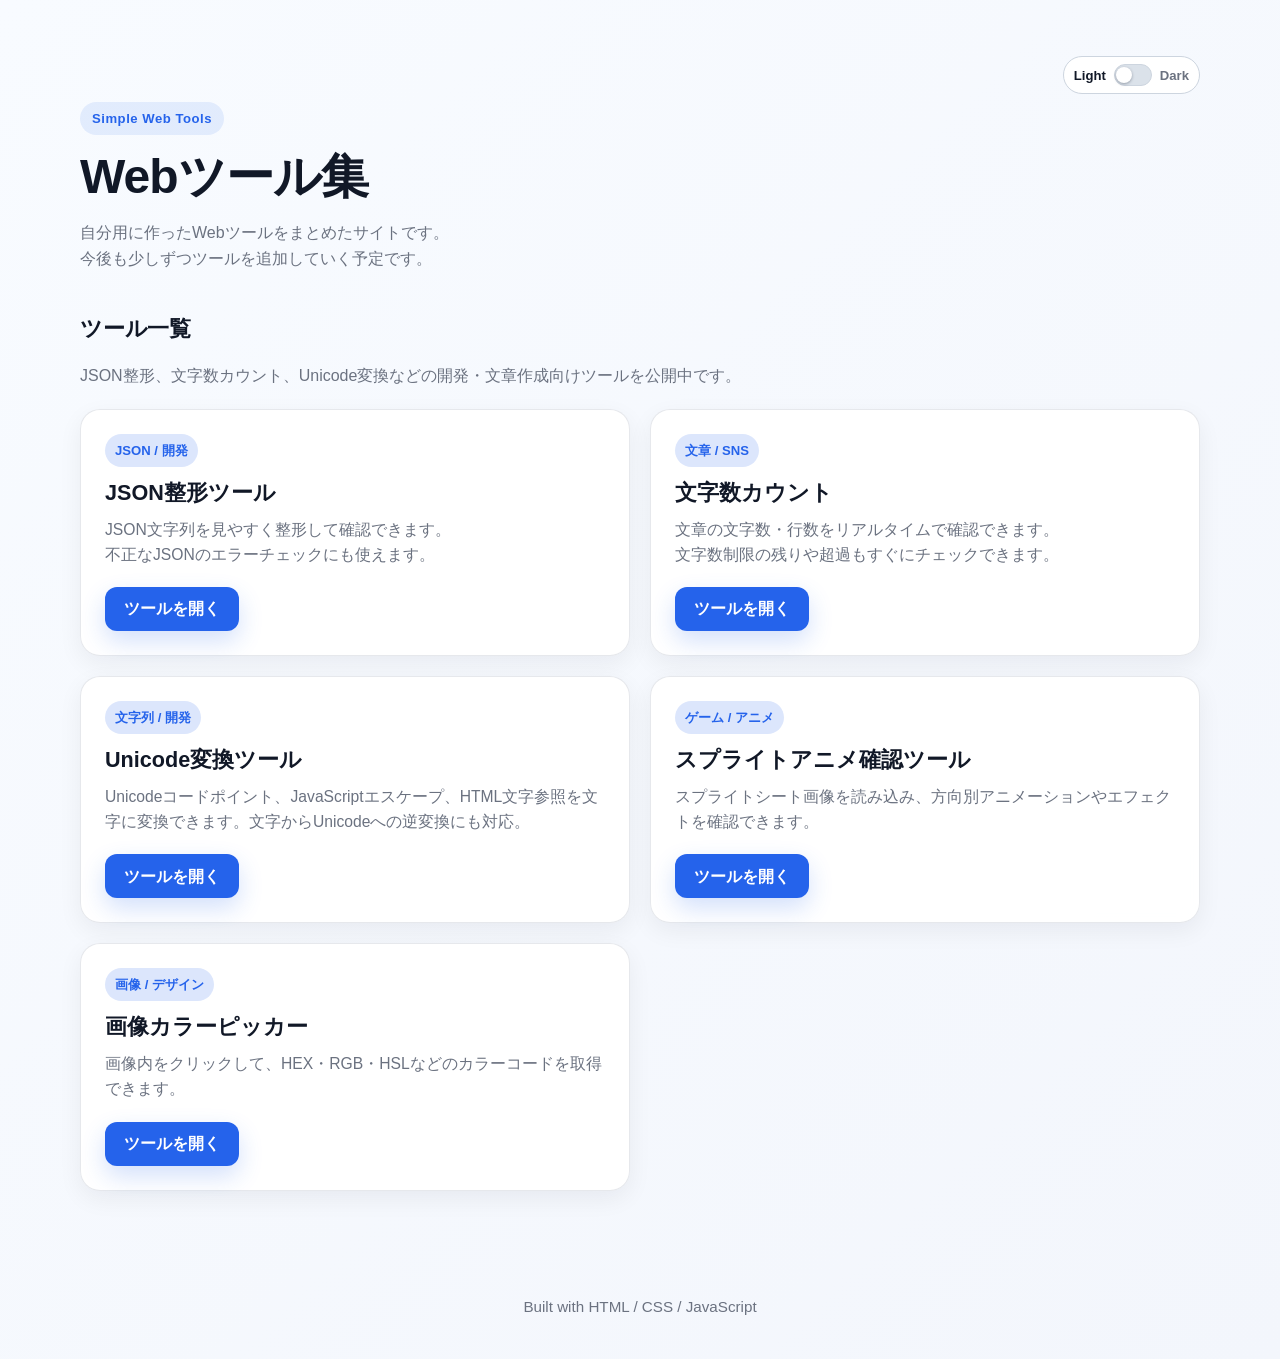
<file: index.html>
<!DOCTYPE html>
<html lang="ja">
<head>
  <meta charset="UTF-8" />
  <meta name="viewport" content="width=device-width, initial-scale=1.0" />
  <title>Webツール集</title>
  <meta name="description" content="自分用に作ったWebツールをまとめたサイトです。" />
  <script>
    (function () {
      var key = "web-tools-hub-theme";
      var savedTheme = localStorage.getItem(key);
      var prefersDark = window.matchMedia && window.matchMedia("(prefers-color-scheme: dark)").matches;
      var theme = savedTheme === "dark" || savedTheme === "light" ? savedTheme : (prefersDark ? "dark" : "light");
      document.documentElement.setAttribute("data-theme", theme);
    })();
  </script>
  <link rel="stylesheet" href="css/style.css" />
</head>
<body>
  <div class="site-wrapper">
    <header class="site-header">
      <div class="container">
        <div class="header-top-row">
          <div class="header-top-spacer" aria-hidden="true"></div>
          <button
            id="themeToggle"
            class="theme-toggle"
            type="button"
            data-theme-toggle
            aria-label="ライト/ダークモードを切り替える"
            aria-pressed="false"
          >
            <span class="theme-toggle-text">Light</span>
            <span class="theme-toggle-track"><span class="theme-toggle-thumb"></span></span>
            <span class="theme-toggle-text">Dark</span>
          </button>
        </div>
        <p class="hero-eyebrow">Simple Web Tools</p>
        <h1 class="site-title">Webツール集</h1>
        <p class="site-description">
          自分用に作ったWebツールをまとめたサイトです。<br />
          今後も少しずつツールを追加していく予定です。
        </p>
      </div>
    </header>

    <main class="site-main">
      <section class="tools-section">
        <div class="container">
          <div class="section-header">
            <h2 class="section-title">ツール一覧</h2>
            <p class="section-description">
              JSON整形、文字数カウント、Unicode変換などの開発・文章作成向けツールを公開中です。
            </p>
          </div>

          <div class="tool-grid">
            <article class="tool-card">
              <div class="tool-card-body">
                <p class="tool-tag">JSON / 開発</p>
                <h3 class="tool-title">JSON整形ツール</h3>
                <p class="tool-text">
                  JSON文字列を見やすく整形して確認できます。<br />
                  不正なJSONのエラーチェックにも使えます。
                </p>
              </div>
              <div class="tool-card-footer">
                <a class="tool-link-button" href="tools/json-formatter/index.html">ツールを開く</a>
              </div>
            </article>

            <article class="tool-card">
              <div class="tool-card-body">
                <p class="tool-tag">文章 / SNS</p>
                <h3 class="tool-title">文字数カウント</h3>
                <p class="tool-text">
                  文章の文字数・行数をリアルタイムで確認できます。<br />
                  文字数制限の残りや超過もすぐにチェックできます。
                </p>
              </div>
              <div class="tool-card-footer">
                <a class="tool-link-button" href="tools/char-counter/index.html">ツールを開く</a>
              </div>
            </article>

            <article class="tool-card">
              <div class="tool-card-body">
                <p class="tool-tag">文字列 / 開発</p>
                <h3 class="tool-title">Unicode変換ツール</h3>
                <p class="tool-text">
                  Unicodeコードポイント、JavaScriptエスケープ、HTML文字参照を文字に変換できます。文字からUnicodeへの逆変換にも対応。
                </p>
              </div>
              <div class="tool-card-footer">
                <a class="tool-link-button" href="tools/unicode-converter/index.html">ツールを開く</a>
              </div>
            </article>

            <article class="tool-card">
              <div class="tool-card-body">
                <p class="tool-tag">ゲーム / アニメ</p>
                <h3 class="tool-title">スプライトアニメ確認ツール</h3>
                <p class="tool-text">
                  スプライトシート画像を読み込み、方向別アニメーションやエフェクトを確認できます。
                </p>
              </div>
              <div class="tool-card-footer">
                <a class="tool-link-button" href="tools/sprite-animation/index.html">ツールを開く</a>
              </div>
            </article>

            <article class="tool-card">
              <div class="tool-card-body">
                <p class="tool-tag">画像 / デザイン</p>
                <h3 class="tool-title">画像カラーピッカー</h3>
                <p class="tool-text">
                  画像内をクリックして、HEX・RGB・HSLなどのカラーコードを取得できます。
                </p>
              </div>
              <div class="tool-card-footer">
                <a class="tool-link-button" href="tools/image-color-picker/index.html">ツールを開く</a>
              </div>
            </article>
          </div>
        </div>
      </section>
    </main>

    <footer class="site-footer">
      <div class="container footer-inner">
        <p class="footer-text">Built with HTML / CSS / JavaScript</p>
      </div>
    </footer>
  </div>

  <script src="js/theme-toggle.js"></script>
</body>
</html>
</file>
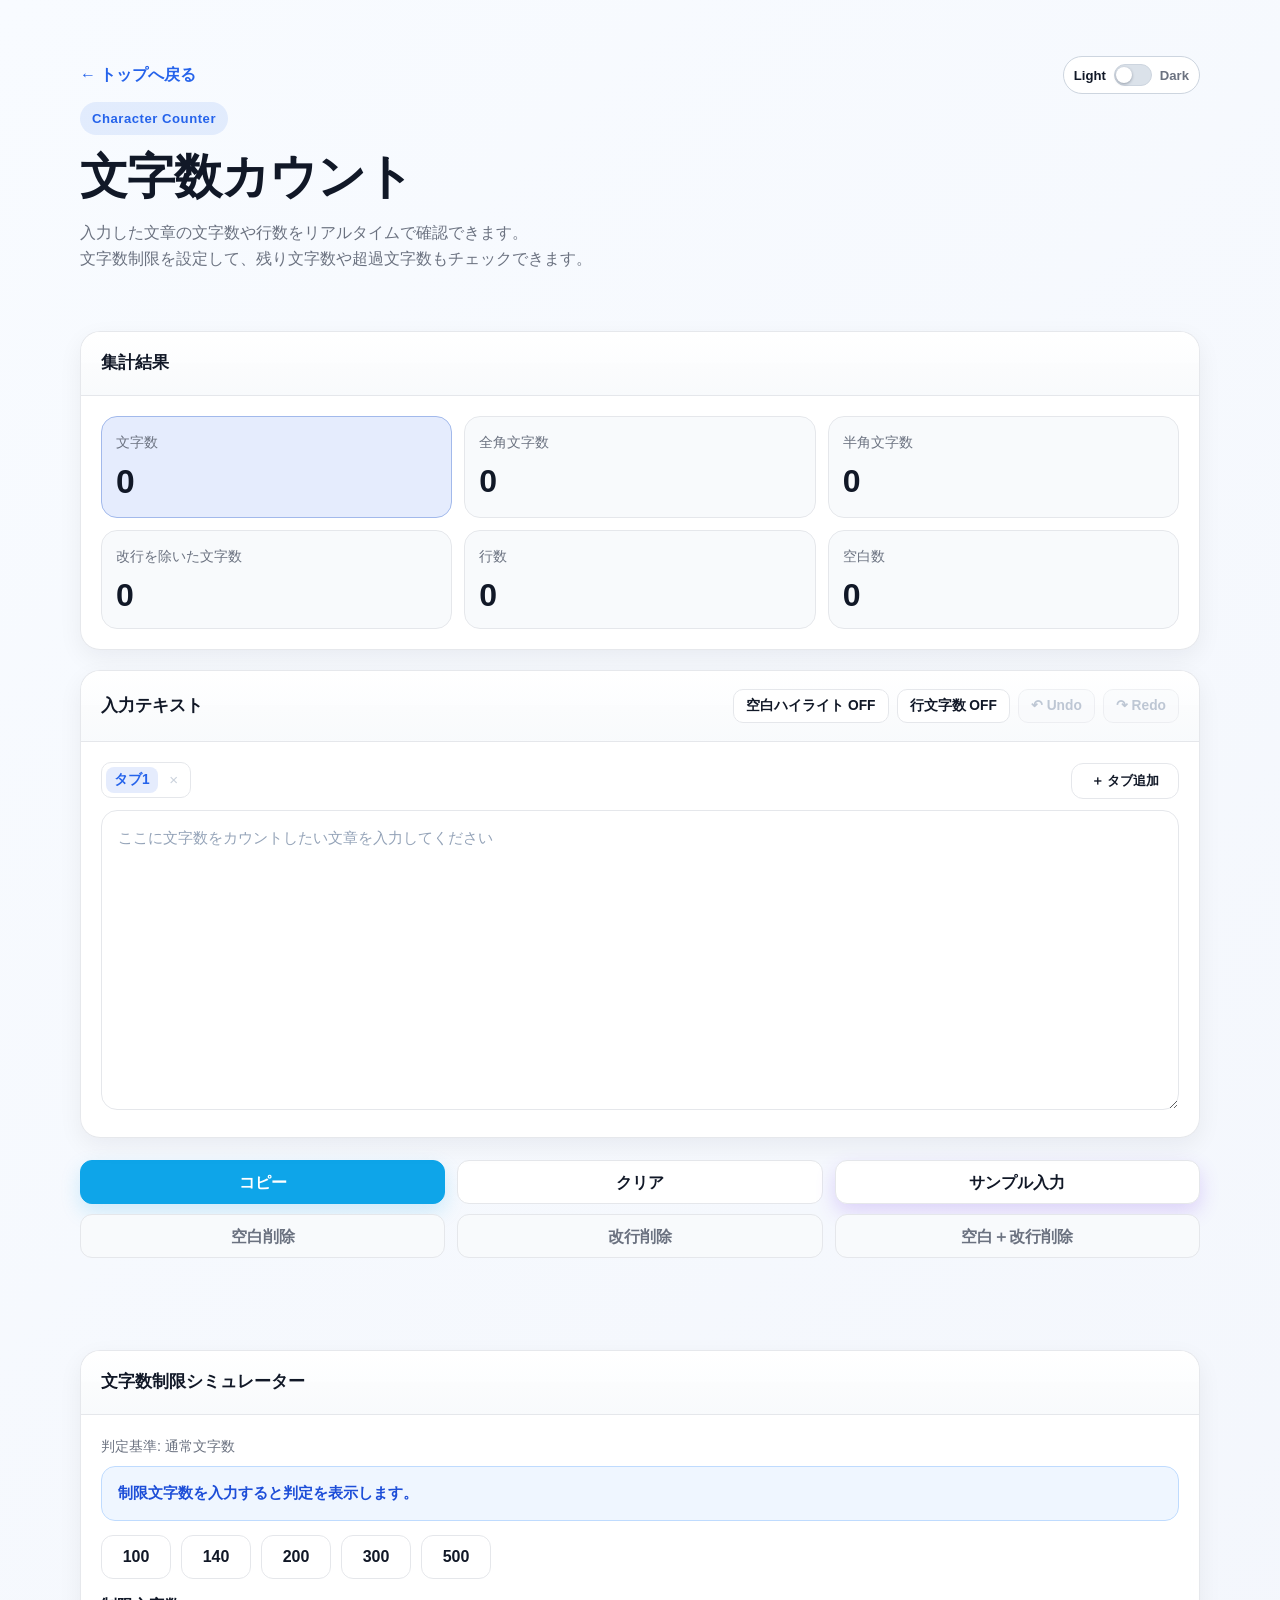
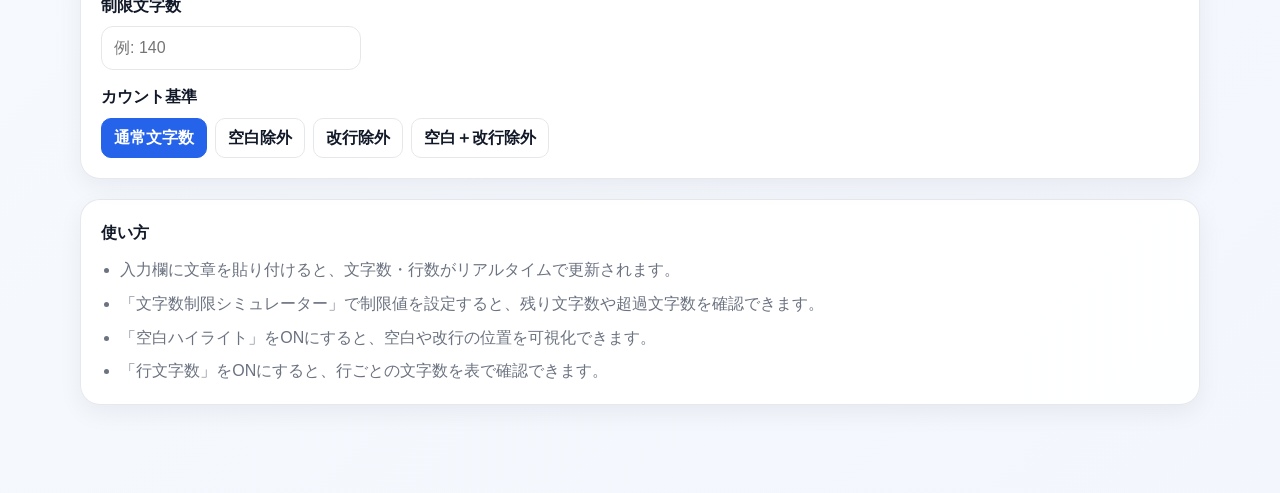
<file: tools/char-counter/index.html>
<!DOCTYPE html>
<html lang="ja">
<head>
  <meta charset="UTF-8" />
  <meta name="viewport" content="width=device-width, initial-scale=1.0" />
  <title>文字数カウント | Webツール集</title>
  <meta name="description" content="入力した文章の文字数・行数をリアルタイムで確認できる文字数カウントツールです。" />
  <script>
    (function () {
      var key = "web-tools-hub-theme";
      var savedTheme = localStorage.getItem(key);
      var prefersDark = window.matchMedia && window.matchMedia("(prefers-color-scheme: dark)").matches;
      var theme = savedTheme === "dark" || savedTheme === "light" ? savedTheme : (prefersDark ? "dark" : "light");
      document.documentElement.setAttribute("data-theme", theme);
    })();
  </script>
  <link rel="stylesheet" href="../../css/style.css" />
  <link rel="stylesheet" href="./style.css" />
</head>
<body>
  <div class="site-wrapper">
    <header class="tool-page-header">
      <div class="container">
        <div class="header-top-row">
          <a class="back-link" href="../../index.html">← トップへ戻る</a>
          <button
            id="themeToggle"
            class="theme-toggle"
            type="button"
            data-theme-toggle
            aria-label="ライト/ダークモードを切り替える"
            aria-pressed="false"
          >
            <span class="theme-toggle-text">Light</span>
            <span class="theme-toggle-track"><span class="theme-toggle-thumb"></span></span>
            <span class="theme-toggle-text">Dark</span>
          </button>
        </div>
        <p class="hero-eyebrow">Character Counter</p>
        <h1 class="page-title">文字数カウント</h1>
        <p class="page-description">
          入力した文章の文字数や行数をリアルタイムで確認できます。<br />
          文字数制限を設定して、残り文字数や超過文字数もチェックできます。
        </p>
      </div>
    </header>

    <main class="site-main">
      <section class="formatter-section">
        <div class="container">
          <section class="panel char-counter-panel">
            <div class="panel-header">
              <h2 class="panel-title">集計結果</h2>
            </div>
            <div class="panel-body">
              <div class="counter-grid">
                <article class="counter-item counter-item--primary">
                  <p class="counter-label">文字数</p>
                  <p id="charCount" class="counter-value">0</p>
                </article>
                <article class="counter-item">
                  <p class="counter-label">全角文字数</p>
                  <p id="fullWidthCount" class="counter-value">0</p>
                </article>
                <article class="counter-item">
                  <p class="counter-label">半角文字数</p>
                  <p id="halfWidthCount" class="counter-value">0</p>
                </article>
                <article class="counter-item">
                  <p class="counter-label">改行を除いた文字数</p>
                  <p id="noNewlineCount" class="counter-value">0</p>
                </article>
                <article class="counter-item">
                  <p class="counter-label">行数</p>
                  <p id="lineCount" class="counter-value">0</p>
                </article>
                <article class="counter-item">
                  <p class="counter-label">空白数</p>
                  <p id="whitespaceCount" class="counter-value">0</p>
                </article>
              </div>
            </div>
          </section>

          <section class="panel char-counter-panel">
            <div class="panel-header panel-header-with-actions">
              <h2 class="panel-title">入力テキスト</h2>
              <div class="panel-header-actions">
                <button id="whitespaceHighlightToggle" class="secondary-button panel-action-button panel-action-toggle" type="button" aria-pressed="false">空白ハイライト OFF</button>
                <button id="lineCountToggle" class="secondary-button panel-action-button panel-action-toggle" type="button" aria-pressed="false">行文字数 OFF</button>
                <button id="undoButton" class="secondary-button panel-action-button" type="button" disabled>↶ Undo</button>
                <button id="redoButton" class="secondary-button panel-action-button" type="button" disabled>↷ Redo</button>
              </div>
            </div>
            <div class="panel-body">
              <div class="text-tab-toolbar" aria-label="入力テキストタブ">
                <div class="text-tab-scroll">
                  <ul id="textTabList" class="text-tab-list"></ul>
                </div>
                <button id="addTabButton" class="secondary-button text-tab-add" type="button">＋ タブ追加</button>
              </div>
              <p id="tabLimitNotice" class="tab-limit-note" hidden>タブは最大5件まで追加できます。</p>
              <textarea
                id="textInput"
                class="code-textarea plain-textarea"
                spellcheck="false"
                placeholder="ここに文字数をカウントしたい文章を入力してください"
              ></textarea>
              <section id="whitespacePreview" class="whitespace-preview" hidden aria-live="polite">
                <p class="whitespace-preview-label">空白可視化プレビュー</p>
                <pre id="whitespacePreviewContent" class="whitespace-preview-content"></pre>
              </section>
              <section id="lineCountPanel" class="line-count-panel" hidden aria-live="polite">
                <p class="line-count-panel-label">行ごとの文字数</p>
                <div class="line-count-table-wrap">
                  <table class="line-count-table">
                    <colgroup>
                      <col class="line-count-col line-count-col-number" />
                      <col class="line-count-col line-count-col-text" />
                      <col class="line-count-col line-count-col-count" />
                    </colgroup>
                    <thead>
                      <tr>
                        <th scope="col" class="line-count-head-number">行番号</th>
                        <th scope="col" class="line-count-head-text">行テキスト</th>
                        <th scope="col" class="line-count-head-count">文字数</th>
                      </tr>
                    </thead>
                    <tbody id="lineCountTableBody"></tbody>
                  </table>
                </div>
              </section>
            </div>
          </section>

          <div class="action-buttons char-counter-actions">
            <div class="char-counter-action-row" role="group" aria-label="基本操作">
              <button id="copyButton" class="secondary-button button--copy" type="button">コピー</button>
              <button id="clearButton" class="secondary-button" type="button">クリア</button>
              <button id="sampleButton" class="secondary-button button--sample" type="button">サンプル入力</button>
            </div>
            <div class="char-counter-action-row char-counter-action-row--sub" role="group" aria-label="整形操作">
              <button id="removeSpacesButton" class="secondary-button" type="button">空白削除</button>
              <button id="removeNewlinesButton" class="secondary-button" type="button">改行削除</button>
              <button id="removeSpacesNewlinesButton" class="secondary-button" type="button">空白＋改行削除</button>
            </div>
          </div>

          <div id="messageArea" class="message-area" aria-live="polite"></div>

          <section class="panel char-counter-panel">
            <div class="panel-header">
              <h2 class="panel-title">文字数制限シミュレーター</h2>
            </div>
            <div class="panel-body">
              <p id="countModeHint" class="count-mode-hint">判定基準: 通常文字数</p>
              <div id="limitStatus" class="limit-status info">制限文字数を入力すると判定を表示します。</div>
              <div class="preset-buttons" role="group" aria-label="制限文字数プリセット">
                <button class="secondary-button preset-button" type="button" data-limit="100">100</button>
                <button class="secondary-button preset-button" type="button" data-limit="140">140</button>
                <button class="secondary-button preset-button" type="button" data-limit="200">200</button>
                <button class="secondary-button preset-button" type="button" data-limit="300">300</button>
                <button class="secondary-button preset-button" type="button" data-limit="500">500</button>
              </div>
              <div class="limit-controls">
                <label class="limit-label" for="limitInput">制限文字数</label>
                <input id="limitInput" class="limit-input" type="number" inputmode="numeric" min="1" placeholder="例: 140" />
              </div>
              <div class="count-mode" role="radiogroup" aria-label="カウント基準">
                <p class="count-mode-label">カウント基準</p>
                <div class="count-mode-segment">
                  <button class="count-mode-button is-active" type="button" role="radio" aria-checked="true" data-count-mode="normal">通常文字数</button>
                  <button class="count-mode-button" type="button" role="radio" aria-checked="false" data-count-mode="noSpace">空白除外</button>
                  <button class="count-mode-button" type="button" role="radio" aria-checked="false" data-count-mode="noNewline">改行除外</button>
                  <button class="count-mode-button" type="button" role="radio" aria-checked="false" data-count-mode="noSpaceNewline">空白＋改行除外</button>
                </div>
              </div>
              <section id="overflowPreview" class="overflow-preview" hidden aria-live="polite">
                <div class="overflow-preview-header">
                  <p class="overflow-preview-label">超過プレビュー</p>
                  <p id="overflowPreviewHint" class="overflow-preview-hint"></p>
                </div>
                <pre id="overflowPreviewContent" class="overflow-preview-content"></pre>
              </section>
            </div>
          </section>

          <section class="tips-card">
            <h2 class="tips-title">使い方</h2>
            <ul class="tips-list">
              <li>入力欄に文章を貼り付けると、文字数・行数がリアルタイムで更新されます。</li>
              <li>「文字数制限シミュレーター」で制限値を設定すると、残り文字数や超過文字数を確認できます。</li>
              <li>「空白ハイライト」をONにすると、空白や改行の位置を可視化できます。</li>
              <li>「行文字数」をONにすると、行ごとの文字数を表で確認できます。</li>
            </ul>
          </section>
        </div>
      </section>
    </main>
  </div>

  <script src="../../js/theme-toggle.js"></script>
  <script src="./main.js"></script>
</body>
</html>
</file>
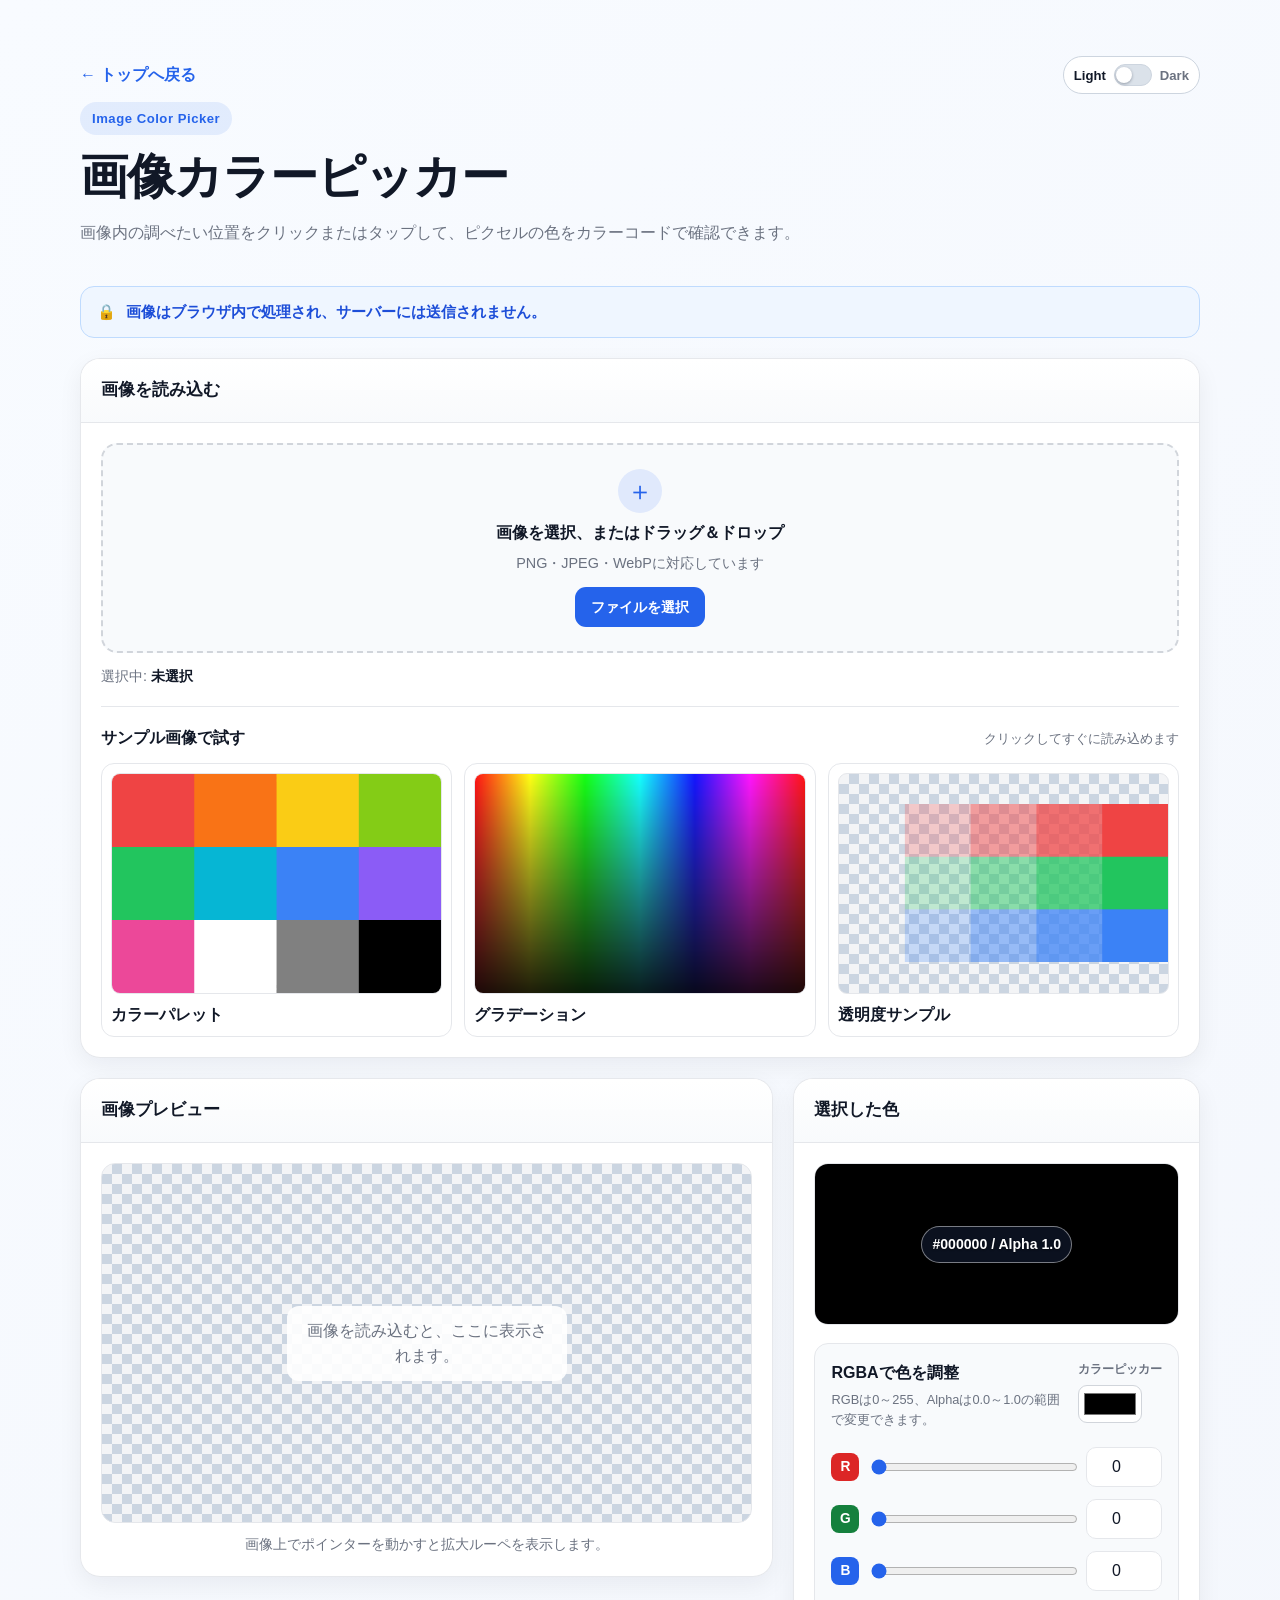
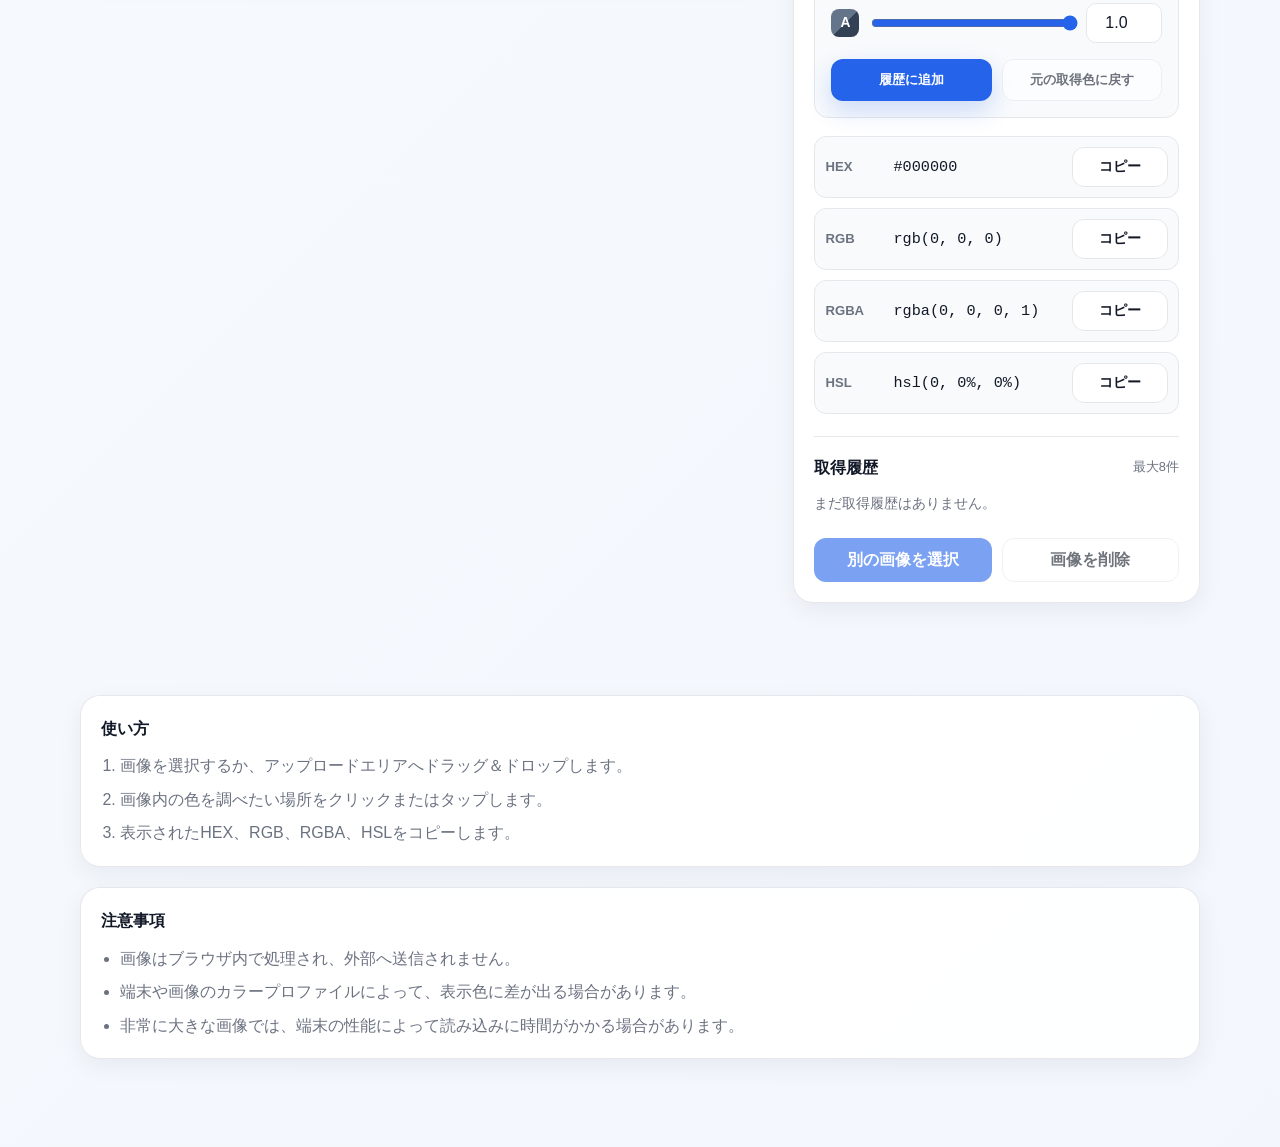
<file: tools/image-color-picker/index.html>
<!DOCTYPE html>
<html lang="ja">
<head>
  <meta charset="UTF-8" />
  <meta name="viewport" content="width=device-width, initial-scale=1.0" />
  <title>画像カラーピッカー | Webツール集</title>
  <meta
    name="description"
    content="画像内をクリックまたはタップして、HEX・RGB・RGBA・HSLのカラーコードを取得できるツールです。"
  />
  <script>
    (function () {
      var key = "web-tools-hub-theme";
      var savedTheme = localStorage.getItem(key);
      var prefersDark = window.matchMedia && window.matchMedia("(prefers-color-scheme: dark)").matches;
      var theme = savedTheme === "dark" || savedTheme === "light" ? savedTheme : (prefersDark ? "dark" : "light");
      document.documentElement.setAttribute("data-theme", theme);
    })();
  </script>
  <link rel="stylesheet" href="../../css/style.css" />
  <link rel="stylesheet" href="./style.css" />
</head>
<body>
  <div class="site-wrapper">
    <header class="tool-page-header">
      <div class="container">
        <div class="header-top-row">
          <a class="back-link" href="../../index.html">← トップへ戻る</a>
          <button
            id="themeToggle"
            class="theme-toggle"
            type="button"
            data-theme-toggle
            aria-label="ライト/ダークモードを切り替える"
            aria-pressed="false"
          >
            <span class="theme-toggle-text">Light</span>
            <span class="theme-toggle-track"><span class="theme-toggle-thumb"></span></span>
            <span class="theme-toggle-text">Dark</span>
          </button>
        </div>
        <p class="hero-eyebrow">Image Color Picker</p>
        <h1 class="page-title">画像カラーピッカー</h1>
        <p class="page-description">
          画像内の調べたい位置をクリックまたはタップして、ピクセルの色をカラーコードで確認できます。
        </p>
      </div>
    </header>

    <main class="site-main">
      <section class="formatter-section image-color-picker-section">
        <div class="container">
          <p class="privacy-notice">
            <span aria-hidden="true">🔒</span>
            画像はブラウザ内で処理され、サーバーには送信されません。
          </p>

          <section class="panel upload-panel" aria-labelledby="uploadTitle">
            <div class="panel-header">
              <h2 id="uploadTitle" class="panel-title">画像を読み込む</h2>
            </div>
            <div class="panel-body">
              <input
                id="imageFileInput"
                class="visually-hidden-file-input"
                type="file"
                accept="image/png,image/jpeg,image/webp,.png,.jpg,.jpeg,.webp"
                aria-label="画像ファイルを選択"
              />
              <div
                id="dropZone"
                class="image-drop-zone"
                role="button"
                tabindex="0"
                aria-controls="imageFileInput"
                aria-describedby="dropZoneHelp"
              >
                <span class="drop-zone-icon" aria-hidden="true">＋</span>
                <span class="drop-zone-title">画像を選択、またはドラッグ＆ドロップ</span>
                <span id="dropZoneHelp" class="drop-zone-help">PNG・JPEG・WebPに対応しています</span>
                <span class="drop-zone-button" aria-hidden="true">ファイルを選択</span>
              </div>
              <p class="selected-file-name">選択中: <span id="selectedFileName">未選択</span></p>

              <section class="sample-images-section" aria-labelledby="sampleImagesTitle">
                <div class="sample-images-header">
                  <h3 id="sampleImagesTitle" class="sample-images-title">サンプル画像で試す</h3>
                  <span class="sample-images-note">クリックしてすぐに読み込めます</span>
                </div>
                <div class="sample-images-grid">
                  <button
                    class="sample-image-button"
                    type="button"
                    data-sample-path="./samples/color-palette.png"
                    data-sample-name="カラーパレット"
                    data-sample-key="palette"
                    aria-label="サンプル画像のカラーパレットを読み込む"
                  >
                    <span class="sample-thumbnail">
                      <img src="./samples/color-palette.png" alt="" width="720" height="480" />
                    </span>
                    <span>カラーパレット</span>
                  </button>
                  <button
                    class="sample-image-button"
                    type="button"
                    data-sample-path="./samples/gradient-sample.png"
                    data-sample-name="グラデーション"
                    data-sample-key="gradient"
                    aria-label="サンプル画像のグラデーションを読み込む"
                  >
                    <span class="sample-thumbnail">
                      <img src="./samples/gradient-sample.png" alt="" width="720" height="480" />
                    </span>
                    <span>グラデーション</span>
                  </button>
                  <button
                    class="sample-image-button"
                    type="button"
                    data-sample-path="./samples/transparency-sample.png"
                    data-sample-name="透明度サンプル"
                    data-sample-key="transparency"
                    aria-label="サンプル画像の透明度サンプルを読み込む"
                  >
                    <span class="sample-thumbnail sample-thumbnail--checker">
                      <img src="./samples/transparency-sample.png" alt="" width="750" height="360" />
                    </span>
                    <span>透明度サンプル</span>
                  </button>
                </div>
              </section>
            </div>
          </section>

          <div class="color-picker-layout">
            <section class="panel image-panel" aria-labelledby="imagePanelTitle">
              <div class="panel-header">
                <h2 id="imagePanelTitle" class="panel-title">画像プレビュー</h2>
              </div>
              <div class="panel-body image-panel-body">
                <div id="canvasShell" class="image-canvas-shell">
                  <p id="canvasEmptyState" class="canvas-empty-state">
                    画像を読み込むと、ここに表示されます。
                  </p>
                  <div id="canvasStage" class="image-canvas-stage" hidden>
                    <canvas
                      id="imageCanvas"
                      width="1"
                      height="1"
                      aria-label="読み込んだ画像。クリックまたはタップして色を取得できます"
                    ></canvas>
                  </div>
                </div>
                <p class="canvas-help">画像上でポインターを動かすと拡大ルーペを表示します。</p>
              </div>
            </section>

            <section class="panel color-info-panel" aria-labelledby="colorInfoTitle">
              <div class="panel-header">
                <h2 id="colorInfoTitle" class="panel-title">選択した色</h2>
              </div>
              <div class="panel-body">
                <div class="color-preview-checker">
                  <div
                    id="colorPreview"
                    class="color-preview"
                    role="img"
                    aria-label="選択色 #000000、rgba(0, 0, 0, 1)"
                  >
                    <span id="colorPreviewLabel" class="color-preview-label">#000000 / Alpha 1.0</span>
                  </div>
                </div>

                <section class="rgb-adjustment-section" aria-labelledby="rgbAdjustmentTitle">
                  <div class="rgb-adjustment-header">
                    <div>
                      <h3 id="rgbAdjustmentTitle" class="rgb-adjustment-title">RGBAで色を調整</h3>
                      <p class="rgb-adjustment-note">RGBは0～255、Alphaは0.0～1.0の範囲で変更できます。</p>
                    </div>
                    <label class="native-color-field" for="nativeColorInput">
                      <span>カラーピッカー</span>
                      <input id="nativeColorInput" type="color" value="#000000" aria-label="標準カラーピッカーでRGBを調整" />
                    </label>
                  </div>

                  <div class="rgb-controls">
                    <div class="rgb-control-row">
                      <label class="rgb-channel-label rgb-channel-label--red" for="redRange">R</label>
                      <input id="redRange" class="rgb-range" type="range" min="0" max="255" step="1" value="0" aria-label="赤の値をスライダーで調整" />
                      <label class="visually-hidden-label" for="redNumber">赤の数値</label>
                      <input id="redNumber" class="rgb-number" type="number" min="0" max="255" step="1" value="0" inputmode="numeric" aria-label="赤の値を数値で調整" />
                    </div>
                    <div class="rgb-control-row">
                      <label class="rgb-channel-label rgb-channel-label--green" for="greenRange">G</label>
                      <input id="greenRange" class="rgb-range" type="range" min="0" max="255" step="1" value="0" aria-label="緑の値をスライダーで調整" />
                      <label class="visually-hidden-label" for="greenNumber">緑の数値</label>
                      <input id="greenNumber" class="rgb-number" type="number" min="0" max="255" step="1" value="0" inputmode="numeric" aria-label="緑の値を数値で調整" />
                    </div>
                    <div class="rgb-control-row">
                      <label class="rgb-channel-label rgb-channel-label--blue" for="blueRange">B</label>
                      <input id="blueRange" class="rgb-range" type="range" min="0" max="255" step="1" value="0" aria-label="青の値をスライダーで調整" />
                      <label class="visually-hidden-label" for="blueNumber">青の数値</label>
                      <input id="blueNumber" class="rgb-number" type="number" min="0" max="255" step="1" value="0" inputmode="numeric" aria-label="青の値を数値で調整" />
                    </div>
                    <div class="rgb-control-row">
                      <label class="rgb-channel-label rgb-channel-label--alpha" for="alphaRange">A</label>
                      <input id="alphaRange" class="rgb-range" type="range" min="0" max="1" step="0.001" value="1.0" aria-label="アルファ値をスライダーで調整。0.0は完全透明、1.0は完全不透明" />
                      <label class="visually-hidden-label" for="alphaNumber">アルファ値</label>
                      <input id="alphaNumber" class="rgb-number" type="number" min="0" max="1" step="0.001" value="1.0" inputmode="decimal" aria-label="アルファ値を数値で調整。0.0は完全透明、1.0は完全不透明" />
                    </div>
                  </div>

                  <div class="rgb-adjustment-actions">
                    <button id="addHistoryButton" class="primary-button" type="button" aria-label="現在調整している色を取得履歴へ追加">履歴に追加</button>
                    <button id="restoreSampledColorButton" class="secondary-button" type="button" disabled aria-label="色調整前の画像から取得した色に戻す">元の取得色に戻す</button>
                  </div>
                </section>

                <dl class="color-code-list">
                  <div class="color-code-row">
                    <dt>HEX</dt>
                    <dd><code id="hexValue">#000000</code></dd>
                    <button class="secondary-button color-copy-button" type="button" data-copy-format="hex" aria-label="HEXをコピー">コピー</button>
                  </div>
                  <div class="color-code-row">
                    <dt>RGB</dt>
                    <dd><code id="rgbValue">rgb(0, 0, 0)</code></dd>
                    <button class="secondary-button color-copy-button" type="button" data-copy-format="rgb" aria-label="RGBをコピー">コピー</button>
                  </div>
                  <div class="color-code-row">
                    <dt>RGBA</dt>
                    <dd><code id="rgbaValue">rgba(0, 0, 0, 1)</code></dd>
                    <button class="secondary-button color-copy-button" type="button" data-copy-format="rgba" aria-label="RGBAをコピー">コピー</button>
                  </div>
                  <div class="color-code-row">
                    <dt>HSL</dt>
                    <dd><code id="hslValue">hsl(0, 0%, 0%)</code></dd>
                    <button class="secondary-button color-copy-button" type="button" data-copy-format="hsl" aria-label="HSLをコピー">コピー</button>
                  </div>
                </dl>

                <section class="color-history-section" aria-labelledby="historyTitle">
                  <div class="color-history-header">
                    <h3 id="historyTitle" class="color-history-title">取得履歴</h3>
                    <span class="color-history-limit">最大8件</span>
                  </div>
                  <p id="historyEmptyState" class="history-empty-state">まだ取得履歴はありません。</p>
                  <div id="colorHistory" class="color-history" aria-label="取得した色の履歴"></div>
                </section>

                <div class="image-reset-actions">
                  <button id="chooseAnotherButton" class="primary-button" type="button" disabled aria-label="別の画像を選択">別の画像を選択</button>
                  <button id="removeImageButton" class="secondary-button" type="button" disabled aria-label="読み込んだ画像を削除">画像を削除</button>
                </div>
              </div>
            </section>
          </div>

          <div id="messageArea" class="message-area" aria-live="polite" aria-atomic="true">
            <div id="messageBox" class="message-box" hidden></div>
          </div>

          <section class="tips-card">
            <h2 class="tips-title">使い方</h2>
            <ol class="tips-list">
              <li>画像を選択するか、アップロードエリアへドラッグ＆ドロップします。</li>
              <li>画像内の色を調べたい場所をクリックまたはタップします。</li>
              <li>表示されたHEX、RGB、RGBA、HSLをコピーします。</li>
            </ol>
          </section>

          <section class="tips-card">
            <h2 class="tips-title">注意事項</h2>
            <ul class="tips-list">
              <li>画像はブラウザ内で処理され、外部へ送信されません。</li>
              <li>端末や画像のカラープロファイルによって、表示色に差が出る場合があります。</li>
              <li>非常に大きな画像では、端末の性能によって読み込みに時間がかかる場合があります。</li>
            </ul>
          </section>
        </div>
      </section>
    </main>
  </div>

  <canvas id="magnifierCanvas" class="magnifier-canvas" width="150" height="150" aria-hidden="true" hidden></canvas>

  <script src="../../js/theme-toggle.js"></script>
  <script src="./main.js"></script>
</body>
</html>
</file>
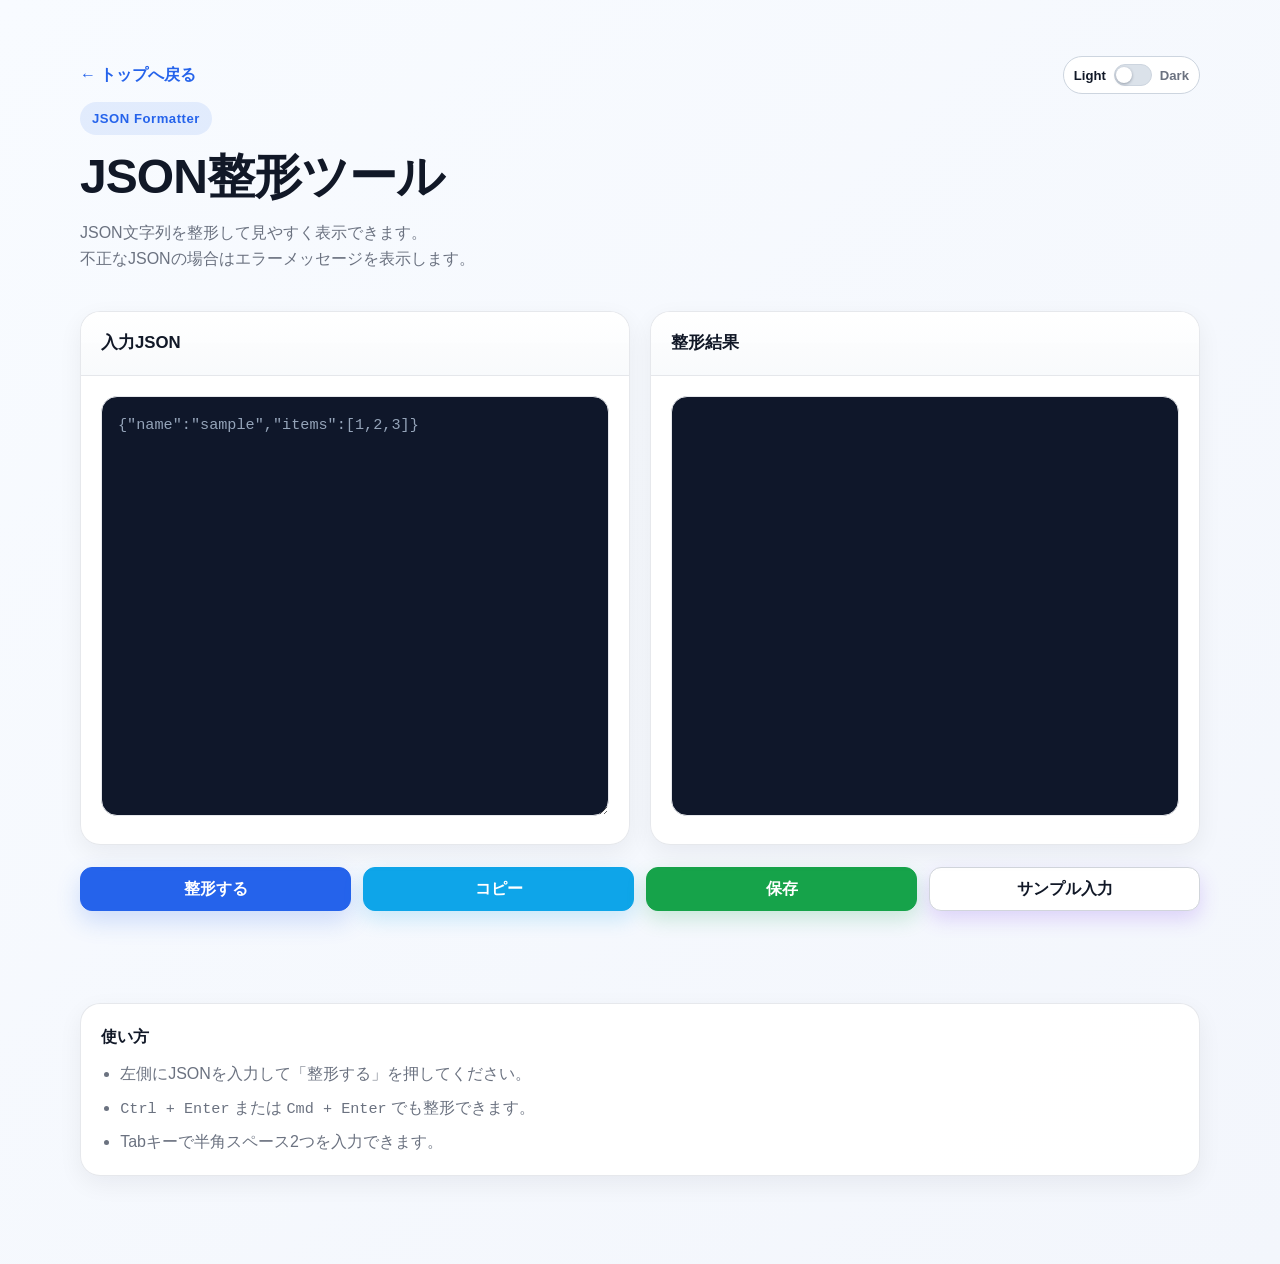
<file: tools/json-formatter/index.html>
<!DOCTYPE html>
<html lang="ja">
<head>
  <meta charset="UTF-8" />
  <meta name="viewport" content="width=device-width, initial-scale=1.0" />
  <title>JSON整形ツール | Webツール集</title>
  <meta name="description" content="JSON文字列を整形して見やすく表示するツールです。" />
  <script>
    (function () {
      var key = "web-tools-hub-theme";
      var savedTheme = localStorage.getItem(key);
      var prefersDark = window.matchMedia && window.matchMedia("(prefers-color-scheme: dark)").matches;
      var theme = savedTheme === "dark" || savedTheme === "light" ? savedTheme : (prefersDark ? "dark" : "light");
      document.documentElement.setAttribute("data-theme", theme);
    })();
  </script>
  <link rel="stylesheet" href="../../css/style.css" />
  <link rel="stylesheet" href="./style.css" />
</head>
<body>
  <div class="site-wrapper">
    <header class="tool-page-header">
      <div class="container">
        <div class="header-top-row">
          <a class="back-link" href="../../index.html">← トップへ戻る</a>
          <button
            id="themeToggle"
            class="theme-toggle"
            type="button"
            data-theme-toggle
            aria-label="ライト/ダークモードを切り替える"
            aria-pressed="false"
          >
            <span class="theme-toggle-text">Light</span>
            <span class="theme-toggle-track"><span class="theme-toggle-thumb"></span></span>
            <span class="theme-toggle-text">Dark</span>
          </button>
        </div>
        <p class="hero-eyebrow">JSON Formatter</p>
        <h1 class="page-title">JSON整形ツール</h1>
        <p class="page-description">
          JSON文字列を整形して見やすく表示できます。<br />
          不正なJSONの場合はエラーメッセージを表示します。
        </p>
      </div>
    </header>

    <main class="site-main">
      <section class="formatter-section">
        <div class="container">
          <div class="formatter-layout">
            <section class="panel">
              <div class="panel-header">
                <h2 class="panel-title">入力JSON</h2>
              </div>
              <div class="panel-body">
                <textarea
                  id="jsonInput"
                  class="code-textarea"
                  spellcheck="false"
                  placeholder='{"name":"sample","items":[1,2,3]}'
                ></textarea>
              </div>
            </section>

            <section class="panel">
              <div class="panel-header">
                <h2 class="panel-title">整形結果</h2>
              </div>
              <div class="panel-body">
                <pre id="jsonOutput" class="code-output"></pre>
              </div>
            </section>
          </div>

          <div class="action-buttons">
            <button id="formatButton" class="primary-button button--format" type="button">整形する</button>
            <button id="copyButton" class="secondary-button button--copy" type="button">コピー</button>
            <button id="saveButton" class="secondary-button button--save" type="button">保存</button>
            <button id="sampleButton" class="secondary-button button--sample" type="button">サンプル入力</button>
          </div>

          <div id="messageArea" class="message-area" aria-live="polite"></div>

          <section class="tips-card">
            <h2 class="tips-title">使い方</h2>
            <ul class="tips-list">
              <li>左側にJSONを入力して「整形する」を押してください。</li>
              <li><code>Ctrl + Enter</code> または <code>Cmd + Enter</code> でも整形できます。</li>
              <li>Tabキーで半角スペース2つを入力できます。</li>
            </ul>
          </section>
        </div>
      </section>
    </main>
  </div>

  <script src="../../js/theme-toggle.js"></script>
  <script src="./main.js"></script>
</body>
</html>
</file>
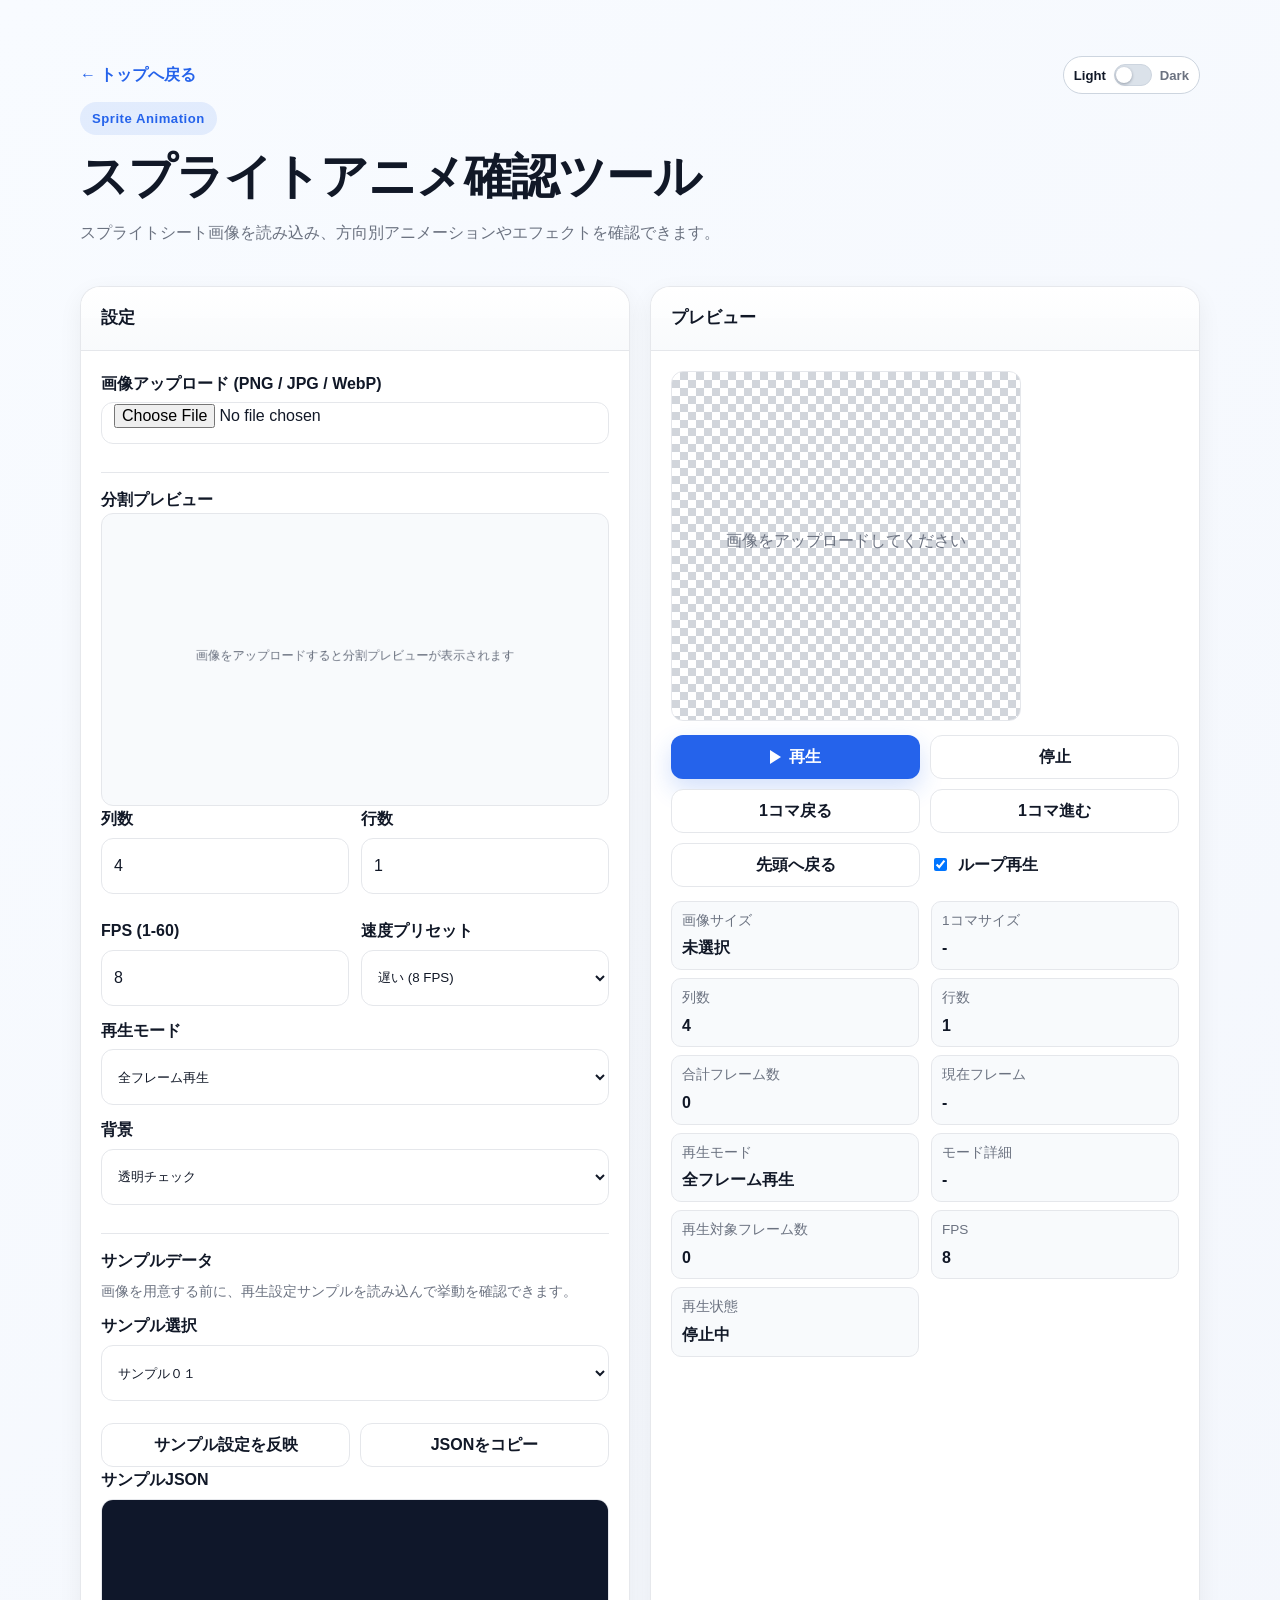
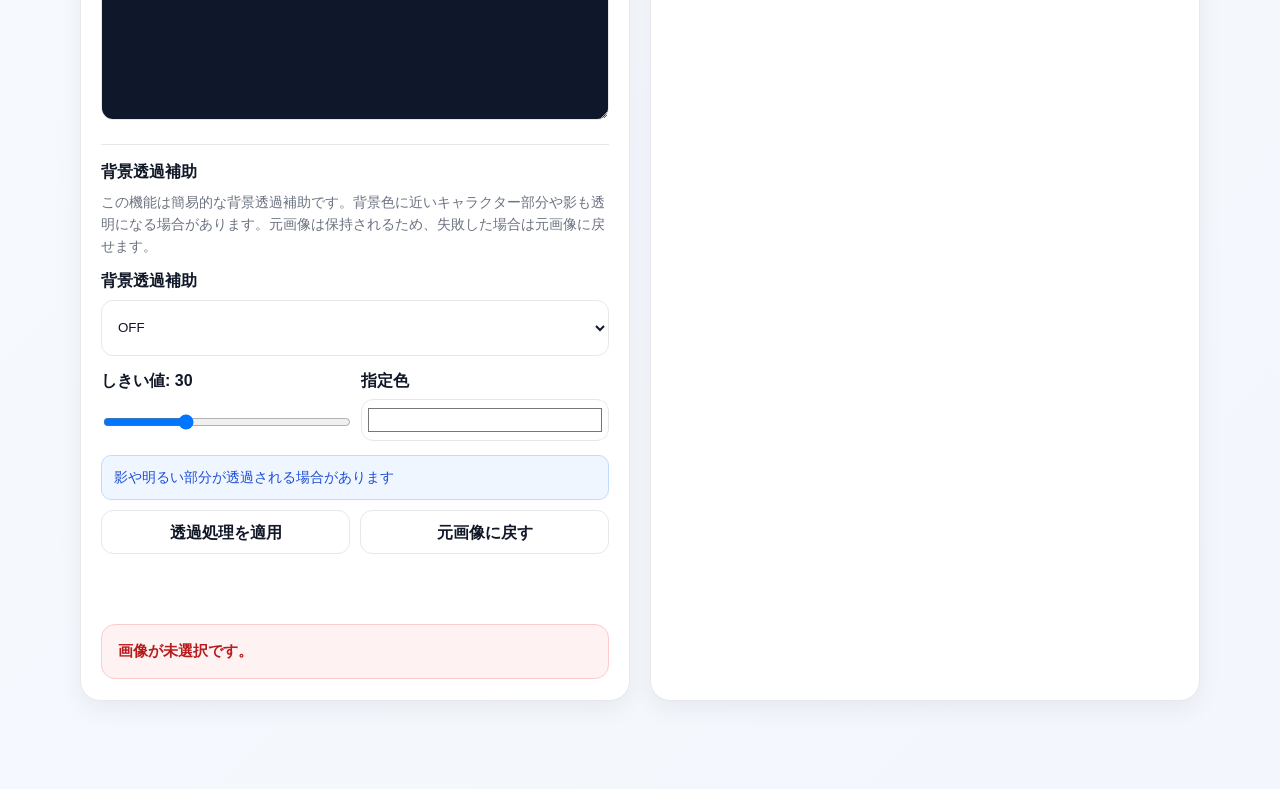
<file: tools/sprite-animation/index.html>
<!DOCTYPE html>
<html lang="ja">
<head>
  <meta charset="UTF-8" />
  <meta name="viewport" content="width=device-width, initial-scale=1.0" />
  <title>スプライトアニメ確認ツール | Webツール集</title>
  <meta
    name="description"
    content="スプライトシート画像のアニメーションをブラウザ上で確認できるツールです。"
  />
  <script>
    (function () {
      var key = "web-tools-hub-theme";
      var savedTheme = localStorage.getItem(key);
      var prefersDark =
        window.matchMedia && window.matchMedia("(prefers-color-scheme: dark)").matches;
      var theme =
        savedTheme === "dark" || savedTheme === "light"
          ? savedTheme
          : prefersDark
            ? "dark"
            : "light";
      document.documentElement.setAttribute("data-theme", theme);
    })();
  </script>
  <link rel="stylesheet" href="../../css/style.css" />
  <link rel="stylesheet" href="./style.css" />
</head>
<body>
  <div class="site-wrapper">
    <header class="tool-page-header">
      <div class="container">
        <div class="header-top-row">
          <a class="back-link" href="../../index.html">← トップへ戻る</a>
          <button
            id="themeToggle"
            class="theme-toggle"
            type="button"
            data-theme-toggle
            aria-label="ライト/ダークモードを切り替える"
            aria-pressed="false"
          >
            <span class="theme-toggle-text">Light</span>
            <span class="theme-toggle-track"><span class="theme-toggle-thumb"></span></span>
            <span class="theme-toggle-text">Dark</span>
          </button>
        </div>
        <p class="hero-eyebrow">Sprite Animation</p>
        <h1 class="page-title">スプライトアニメ確認ツール</h1>
        <p class="page-description">
          スプライトシート画像を読み込み、方向別アニメーションやエフェクトを確認できます。
        </p>
      </div>
    </header>

    <main class="site-main">
      <section class="formatter-section">
        <div class="container">
          <div class="sprite-layout">
            <section class="panel">
              <div class="panel-header"><h2 class="panel-title">設定</h2></div>
              <div class="panel-body">
                <div class="sprite-controls">
                  <label for="spriteImage">画像アップロード (PNG / JPG / WebP)</label>
                  <input id="spriteImage" type="file" accept="image/png,image/jpeg,image/webp" />

                  <div class="split-preview-wrap">
                    <h3 class="split-preview-title">分割プレビュー</h3>
                    <div class="split-preview-canvas-wrap">
                      <canvas
                        id="splitPreviewCanvas"
                        width="640"
                        height="360"
                        aria-label="分割プレビュー"
                      ></canvas>
                    </div>
                  </div>

                  <div class="form-grid">
                    <div>
                      <label for="columnsInput">列数</label>
                      <input id="columnsInput" type="number" min="1" value="4" />
                    </div>
                    <div>
                      <label for="rowsInput">行数</label>
                      <input id="rowsInput" type="number" min="1" value="1" />
                    </div>
                    <div>
                      <label for="fpsInput">FPS (1-60)</label>
                      <input id="fpsInput" type="number" min="1" max="60" value="8" />
                    </div>
                    <div>
                      <label for="speedPreset">速度プリセット</label>
                      <select id="speedPreset">
                        <option value="8" selected>遅い (8 FPS)</option>
                        <option value="12">標準 (12 FPS)</option>
                        <option value="24">速い (24 FPS)</option>
                      </select>
                    </div>
                  </div>

                  <div>
                    <label for="playbackMode">再生モード</label>
                    <select id="playbackMode">
                      <option value="all">全フレーム再生</option>
                      <option value="row">行単位再生</option>
                      <option value="range">範囲指定再生</option>
                    </select>
                  </div>

                  <div id="rowModeFields" class="mode-fields is-hidden">
                    <label for="rowInput">再生する行番号 (1始まり)</label>
                    <input id="rowInput" type="number" min="1" value="1" />
                  </div>

                  <div id="rangeModeFields" class="mode-fields is-hidden">
                    <div class="form-grid">
                      <div>
                        <label for="startFrameInput">開始フレーム (1始まり)</label>
                        <input id="startFrameInput" type="number" min="1" value="1" />
                      </div>
                      <div>
                        <label for="endFrameInput">終了フレーム (1始まり)</label>
                        <input id="endFrameInput" type="number" min="1" value="1" />
                      </div>
                    </div>
                  </div>

                  <div>
                    <label for="bgSelect">背景</label>
                    <select id="bgSelect">
                      <option value="checker">透明チェック</option>
                      <option value="white">白</option>
                      <option value="black">黒</option>
                      <option value="gray">グレー</option>
                    </select>
                  </div>

                  <div class="sample-data-wrap">
                    <h3 class="split-preview-title">サンプルデータ</h3>
                    <p class="split-preview-meta">
                      画像を用意する前に、再生設定サンプルを読み込んで挙動を確認できます。
                    </p>
                    <div>
                      <label for="sampleDataSelect">サンプル選択</label>
                      <select id="sampleDataSelect">
                        <option value="sample01" selected>サンプル０１</option>
                        <option value="sample02">サンプル０２</option>
                        <option value="sample03">サンプル０３</option>
                      </select>
                    </div>
                    <div class="sprite-buttons">
                      <button id="applySampleDataButton" class="secondary-button" type="button">
                        サンプル設定を反映
                      </button>
                      <button id="copySampleDataButton" class="secondary-button" type="button">
                        JSONをコピー
                      </button>
                    </div>
                    <label for="sampleDataPreview">サンプルJSON</label>
                    <textarea
                      id="sampleDataPreview"
                      class="sample-data-preview"
                      rows="10"
                      readonly
                    ></textarea>
                  </div>

                  <div class="transparency-helper-wrap">
                    <h3 class="split-preview-title">背景透過補助</h3>
                    <p class="split-preview-meta">
                      この機能は簡易的な背景透過補助です。背景色に近いキャラクター部分や影も透明になる場合があります。元画像は保持されるため、失敗した場合は元画像に戻せます。
                    </p>
                    <div>
                      <label for="transparencyMode">背景透過補助</label>
                      <select id="transparencyMode">
                        <option value="off">OFF</option>
                        <option value="white">白背景を透過</option>
                        <option value="checker">チェック柄風背景を透過</option>
                        <option value="target">指定色を透過</option>
                      </select>
                    </div>
                    <div class="form-grid">
                      <div>
                        <label for="thresholdInput"
                          >しきい値: <span id="thresholdValue">30</span></label
                        >
                        <input id="thresholdInput" type="range" min="0" max="100" value="30" />
                      </div>
                      <div id="targetColorWrap" class="is-hidden">
                        <label for="targetColorInput">指定色</label>
                        <input id="targetColorInput" type="color" value="#ffffff" />
                      </div>
                    </div>
                    <p id="checkerWarning" class="transparency-warning is-hidden">
                      影や明るい部分が透過される場合があります
                    </p>
                    <div class="sprite-buttons">
                      <button id="applyTransparencyButton" class="secondary-button" type="button">
                        透過処理を適用
                      </button>
                      <button id="restoreImageButton" class="secondary-button" type="button">
                        元画像に戻す
                      </button>
                      <button
                        id="downloadTransparentButton"
                        class="secondary-button"
                        type="button"
                        disabled
                      >
                        透過PNGを保存
                      </button>
                    </div>
                  </div>
                </div>

                <div id="spriteMessage" class="message-area" aria-live="polite"></div>
              </div>
            </section>

            <section class="panel">
              <div class="panel-header"><h2 class="panel-title">プレビュー</h2></div>
              <div class="panel-body">
                <div id="canvasWrap" class="sprite-canvas-wrap checkerboard">
                  <canvas
                    id="spriteCanvas"
                    width="320"
                    height="320"
                    aria-label="スプライトプレビュー"
                  ></canvas>
                </div>
                <div class="sprite-buttons playback-buttons">
                  <button id="playButton" class="primary-button play-action-button" type="button">
                    <span class="play-action-icon" aria-hidden="true"></span><span>再生</span>
                  </button>
                  <button id="stopButton" class="secondary-button" type="button">停止</button>
                  <button id="prevButton" class="secondary-button" type="button">1コマ戻る</button>
                  <button id="nextButton" class="secondary-button" type="button">1コマ進む</button>
                  <button id="resetButton" class="secondary-button" type="button">先頭へ戻る</button>
                  <label class="loop-toggle"
                    ><input id="loopToggle" type="checkbox" checked /> ループ再生</label
                  >
                </div>
                <dl class="sprite-info" id="spriteInfo"></dl>
              </div>
            </section>
          </div>
        </div>
      </section>
    </main>
  </div>

  <script src="../../js/theme-toggle.js"></script>
  <script src="./main.js"></script>
</body>
</html>
</file>
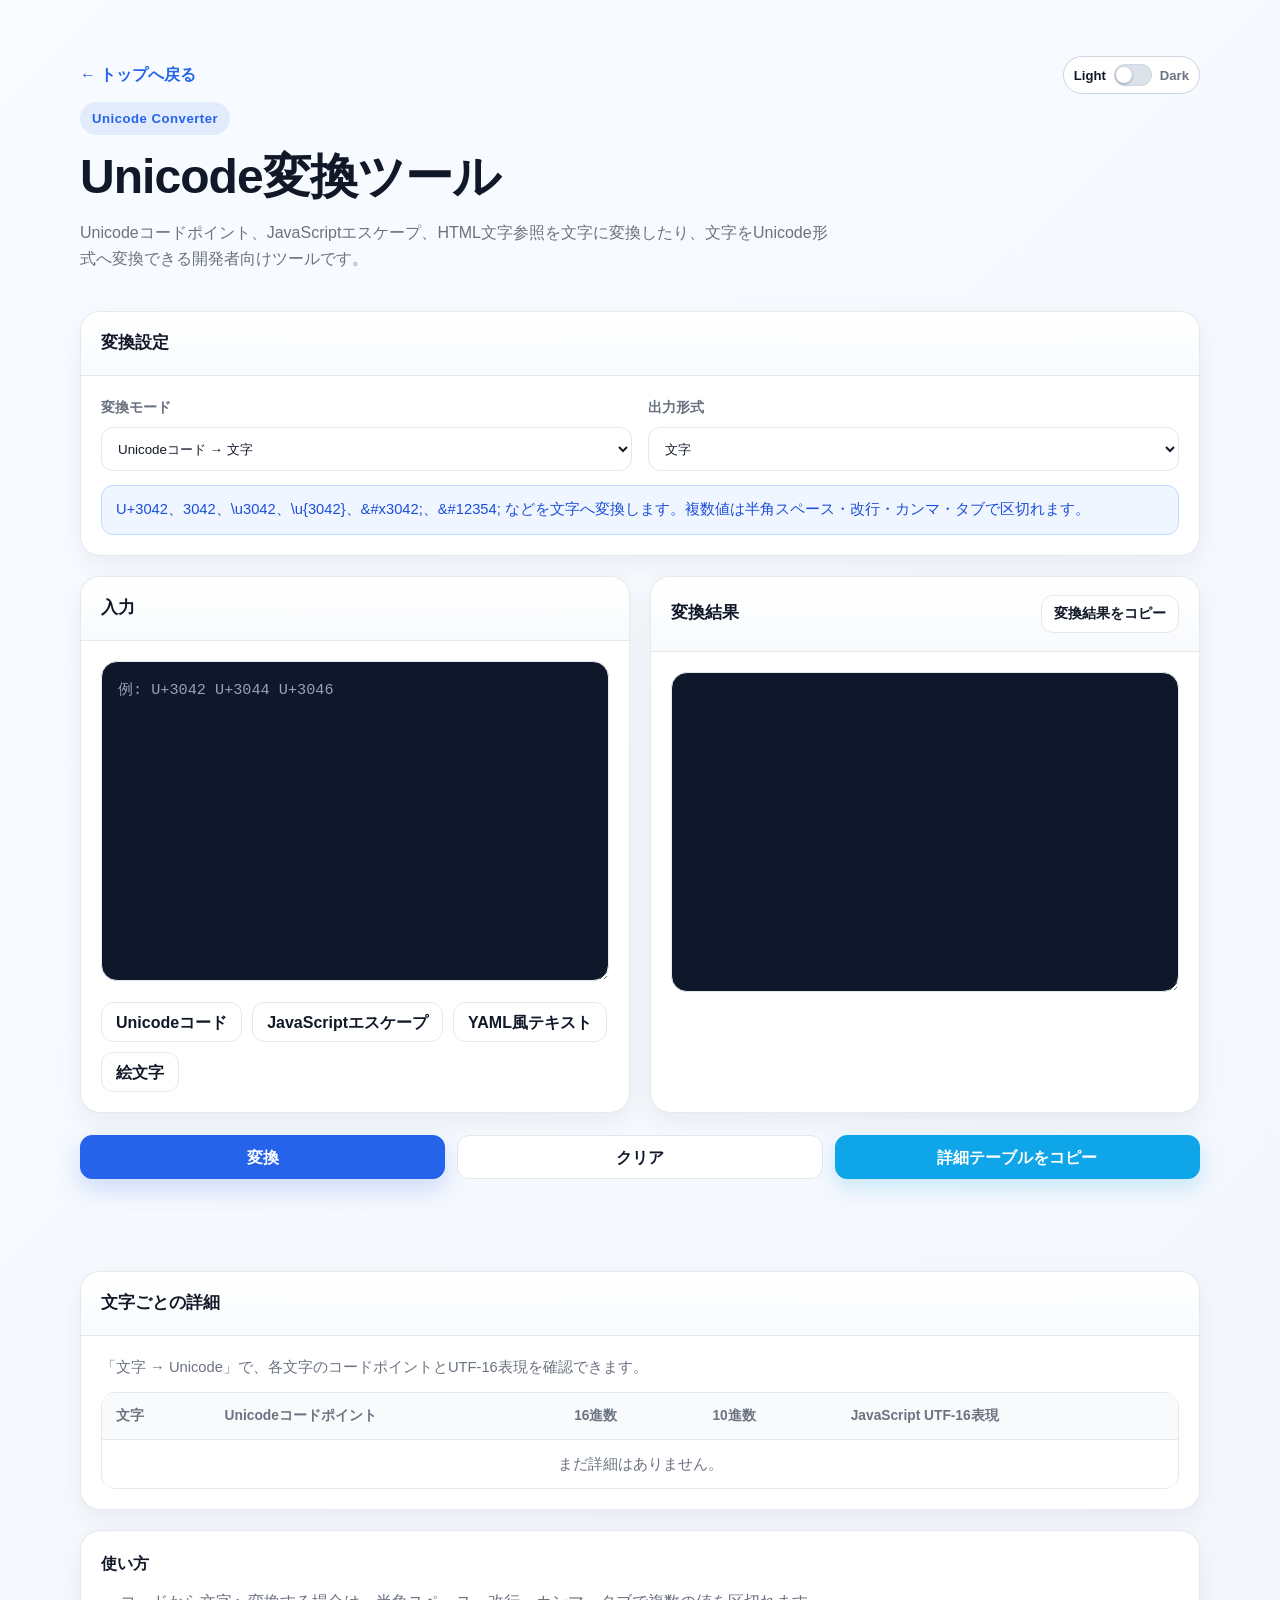
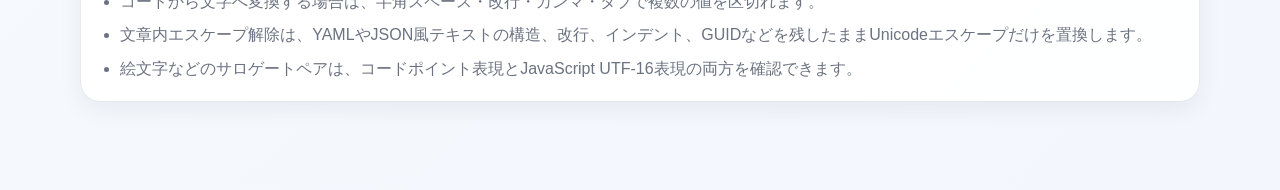
<file: tools/unicode-converter/index.html>
<!DOCTYPE html>
<html lang="ja">
<head>
  <meta charset="UTF-8" />
  <meta name="viewport" content="width=device-width, initial-scale=1.0" />
  <title>Unicode変換ツール | Webツール集</title>
  <meta
    name="description"
    content="Unicodeコードポイント、JavaScriptエスケープ、HTML文字参照を文字に変換したり、文字をUnicode形式へ変換できる開発者向けツールです。"
  />
  <script>
    (function () {
      var key = "web-tools-hub-theme";
      var savedTheme = localStorage.getItem(key);
      var prefersDark = window.matchMedia && window.matchMedia("(prefers-color-scheme: dark)").matches;
      var theme = savedTheme === "dark" || savedTheme === "light" ? savedTheme : (prefersDark ? "dark" : "light");
      document.documentElement.setAttribute("data-theme", theme);
    })();
  </script>
  <link rel="stylesheet" href="../../css/style.css" />
  <link rel="stylesheet" href="./style.css" />
</head>
<body>
  <div class="site-wrapper">
    <header class="tool-page-header">
      <div class="container">
        <div class="header-top-row">
          <a class="back-link" href="../../index.html">← トップへ戻る</a>
          <button
            id="themeToggle"
            class="theme-toggle"
            type="button"
            data-theme-toggle
            aria-label="ライト/ダークモードを切り替える"
            aria-pressed="false"
          >
            <span class="theme-toggle-text">Light</span>
            <span class="theme-toggle-track"><span class="theme-toggle-thumb"></span></span>
            <span class="theme-toggle-text">Dark</span>
          </button>
        </div>
        <p class="hero-eyebrow">Unicode Converter</p>
        <h1 class="page-title">Unicode変換ツール</h1>
        <p class="page-description">
          Unicodeコードポイント、JavaScriptエスケープ、HTML文字参照を文字に変換したり、文字をUnicode形式へ変換できる開発者向けツールです。
        </p>
      </div>
    </header>

    <main class="site-main">
      <section class="formatter-section unicode-converter-section">
        <div class="container">
          <section class="panel unicode-converter-panel">
            <div class="panel-header">
              <h2 class="panel-title">変換設定</h2>
            </div>
            <div class="panel-body">
              <div class="unicode-converter-controls">
                <label class="unicode-converter-field">
                  <span class="unicode-converter-label">変換モード</span>
                  <select id="unicodeMode" class="unicode-converter-select">
                    <option value="codeToChar">Unicodeコード → 文字</option>
                    <option value="charToUnicode">文字 → Unicode</option>
                    <option value="decodeEscapes">文章内エスケープ解除</option>
                  </select>
                </label>

                <label id="unicodeOutputFormatWrap" class="unicode-converter-field">
                  <span class="unicode-converter-label">出力形式</span>
                  <select id="unicodeOutputFormat" class="unicode-converter-select"></select>
                </label>
              </div>

              <div id="unicodeModeHint" class="unicode-converter-hint">
                U+3042、3042、\u3042、\u{3042}、&amp;#x3042;、&amp;#12354; などを文字へ変換します。
              </div>
            </div>
          </section>

          <div class="unicode-converter-layout">
            <section class="panel">
              <div class="panel-header">
                <h2 class="panel-title">入力</h2>
              </div>
              <div class="panel-body">
                <textarea
                  id="unicodeInput"
                  class="code-textarea unicode-converter-textarea"
                  spellcheck="false"
                  placeholder="例: U+3042 U+3044 U+3046"
                ></textarea>

                <div class="unicode-converter-samples" role="group" aria-label="サンプル入力">
                  <button class="secondary-button unicode-converter-sample-button" type="button" data-sample="code">Unicodeコード</button>
                  <button class="secondary-button unicode-converter-sample-button" type="button" data-sample="escape">JavaScriptエスケープ</button>
                  <button class="secondary-button unicode-converter-sample-button" type="button" data-sample="yaml">YAML風テキスト</button>
                  <button class="secondary-button unicode-converter-sample-button" type="button" data-sample="emoji">絵文字</button>
                </div>
              </div>
            </section>

            <section class="panel">
              <div class="panel-header unicode-converter-output-header">
                <h2 class="panel-title">変換結果</h2>
                <button id="unicodeCopyResult" class="secondary-button unicode-converter-small-button" type="button">変換結果をコピー</button>
              </div>
              <div class="panel-body">
                <textarea
                  id="unicodeOutput"
                  class="code-textarea unicode-converter-textarea"
                  readonly
                  spellcheck="false"
                  aria-label="変換結果"
                ></textarea>
              </div>
            </section>
          </div>

          <div class="action-buttons unicode-converter-actions">
            <button id="unicodeConvertButton" class="primary-button button--format" type="button">変換</button>
            <button id="unicodeClearButton" class="secondary-button" type="button">クリア</button>
            <button id="unicodeCopyTable" class="secondary-button button--copy" type="button">詳細テーブルをコピー</button>
          </div>

          <div id="unicodeMessageArea" class="message-area" aria-live="polite"></div>

          <section class="panel unicode-converter-detail-panel">
            <div class="panel-header">
              <h2 class="panel-title">文字ごとの詳細</h2>
            </div>
            <div class="panel-body">
              <p class="unicode-converter-table-note">「文字 → Unicode」で、各文字のコードポイントとUTF-16表現を確認できます。</p>
              <div class="unicode-converter-table-wrap">
                <table class="unicode-converter-table">
                  <thead>
                    <tr>
                      <th scope="col">文字</th>
                      <th scope="col">Unicodeコードポイント</th>
                      <th scope="col">16進数</th>
                      <th scope="col">10進数</th>
                      <th scope="col">JavaScript UTF-16表現</th>
                    </tr>
                  </thead>
                  <tbody id="unicodeDetailBody">
                    <tr><td colspan="5" class="unicode-converter-empty">まだ詳細はありません。</td></tr>
                  </tbody>
                </table>
              </div>
            </div>
          </section>

          <section class="tips-card">
            <h2 class="tips-title">使い方</h2>
            <ul class="tips-list">
              <li>コードから文字へ変換する場合は、半角スペース・改行・カンマ・タブで複数の値を区切れます。</li>
              <li>文章内エスケープ解除は、YAMLやJSON風テキストの構造、改行、インデント、GUIDなどを残したままUnicodeエスケープだけを置換します。</li>
              <li>絵文字などのサロゲートペアは、コードポイント表現とJavaScript UTF-16表現の両方を確認できます。</li>
            </ul>
          </section>
        </div>
      </section>
    </main>
  </div>

  <script src="../../js/theme-toggle.js"></script>
  <script src="./main.js"></script>
</body>
</html>
</file>
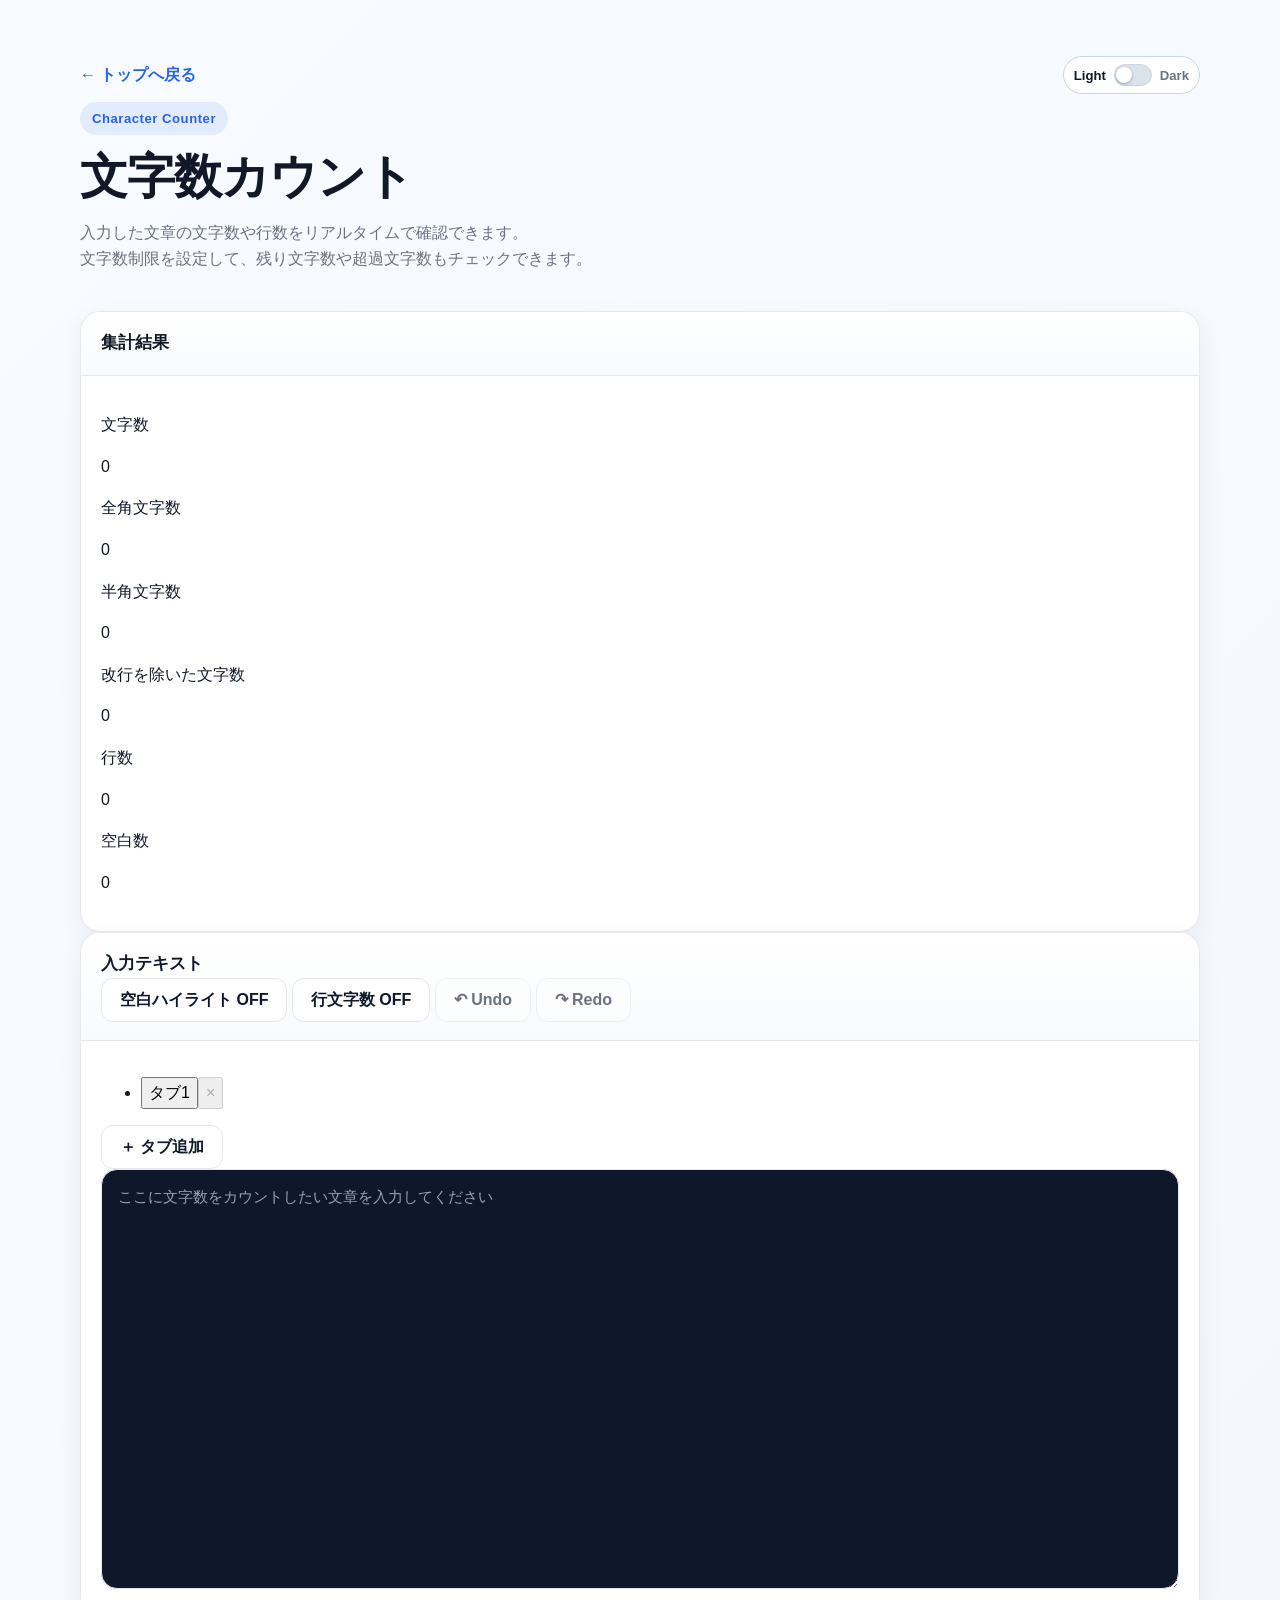
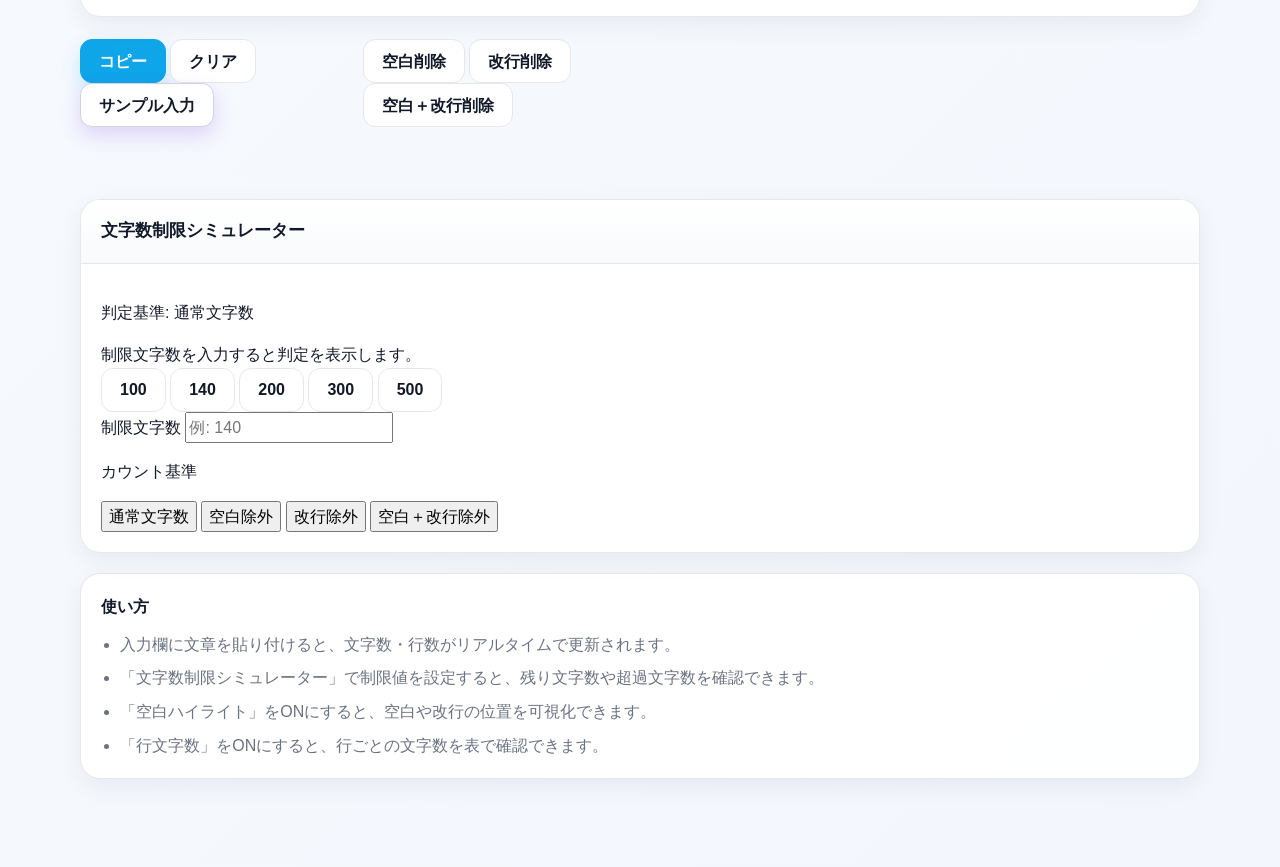
<file: tools/char-counter.html>
<!DOCTYPE html>
<html lang="ja">
<head>
  <meta charset="UTF-8" />
  <meta name="viewport" content="width=device-width, initial-scale=1.0" />
  <title>文字数カウント | Webツール集</title>
  <meta name="description" content="入力した文章の文字数・行数をリアルタイムで確認できる文字数カウントツールです。" />
  <script>
    (function () {
      var key = "web-tools-hub-theme";
      var savedTheme = localStorage.getItem(key);
      var prefersDark = window.matchMedia && window.matchMedia("(prefers-color-scheme: dark)").matches;
      var theme = savedTheme === "dark" || savedTheme === "light" ? savedTheme : (prefersDark ? "dark" : "light");
      document.documentElement.setAttribute("data-theme", theme);
    })();
  </script>
  <link rel="stylesheet" href="../css/style.css" />
</head>
<body>
  <div class="site-wrapper">
    <header class="tool-page-header">
      <div class="container">
        <div class="header-top-row">
          <a class="back-link" href="../index.html">← トップへ戻る</a>
          <button
            id="themeToggle"
            class="theme-toggle"
            type="button"
            data-theme-toggle
            aria-label="ライト/ダークモードを切り替える"
            aria-pressed="false"
          >
            <span class="theme-toggle-text">Light</span>
            <span class="theme-toggle-track"><span class="theme-toggle-thumb"></span></span>
            <span class="theme-toggle-text">Dark</span>
          </button>
        </div>
        <p class="hero-eyebrow">Character Counter</p>
        <h1 class="page-title">文字数カウント</h1>
        <p class="page-description">
          入力した文章の文字数や行数をリアルタイムで確認できます。<br />
          文字数制限を設定して、残り文字数や超過文字数もチェックできます。
        </p>
      </div>
    </header>

    <main class="site-main">
      <section class="formatter-section">
        <div class="container">
          <section class="panel char-counter-panel">
            <div class="panel-header">
              <h2 class="panel-title">集計結果</h2>
            </div>
            <div class="panel-body">
              <div class="counter-grid">
                <article class="counter-item counter-item--primary">
                  <p class="counter-label">文字数</p>
                  <p id="charCount" class="counter-value">0</p>
                </article>
                <article class="counter-item">
                  <p class="counter-label">全角文字数</p>
                  <p id="fullWidthCount" class="counter-value">0</p>
                </article>
                <article class="counter-item">
                  <p class="counter-label">半角文字数</p>
                  <p id="halfWidthCount" class="counter-value">0</p>
                </article>
                <article class="counter-item">
                  <p class="counter-label">改行を除いた文字数</p>
                  <p id="noNewlineCount" class="counter-value">0</p>
                </article>
                <article class="counter-item">
                  <p class="counter-label">行数</p>
                  <p id="lineCount" class="counter-value">0</p>
                </article>
                <article class="counter-item">
                  <p class="counter-label">空白数</p>
                  <p id="whitespaceCount" class="counter-value">0</p>
                </article>
              </div>
            </div>
          </section>

          <section class="panel char-counter-panel">
            <div class="panel-header panel-header-with-actions">
              <h2 class="panel-title">入力テキスト</h2>
              <div class="panel-header-actions">
                <button id="whitespaceHighlightToggle" class="secondary-button panel-action-button panel-action-toggle" type="button" aria-pressed="false">空白ハイライト OFF</button>
                <button id="lineCountToggle" class="secondary-button panel-action-button panel-action-toggle" type="button" aria-pressed="false">行文字数 OFF</button>
                <button id="undoButton" class="secondary-button panel-action-button" type="button" disabled>↶ Undo</button>
                <button id="redoButton" class="secondary-button panel-action-button" type="button" disabled>↷ Redo</button>
              </div>
            </div>
            <div class="panel-body">
              <div class="text-tab-toolbar" aria-label="入力テキストタブ">
                <div class="text-tab-scroll">
                  <ul id="textTabList" class="text-tab-list"></ul>
                </div>
                <button id="addTabButton" class="secondary-button text-tab-add" type="button">＋ タブ追加</button>
              </div>
              <p id="tabLimitNotice" class="tab-limit-note" hidden>タブは最大5件まで追加できます。</p>
              <textarea
                id="textInput"
                class="code-textarea plain-textarea"
                spellcheck="false"
                placeholder="ここに文字数をカウントしたい文章を入力してください"
              ></textarea>
              <section id="whitespacePreview" class="whitespace-preview" hidden aria-live="polite">
                <p class="whitespace-preview-label">空白可視化プレビュー</p>
                <pre id="whitespacePreviewContent" class="whitespace-preview-content"></pre>
              </section>
              <section id="lineCountPanel" class="line-count-panel" hidden aria-live="polite">
                <p class="line-count-panel-label">行ごとの文字数</p>
                <div class="line-count-table-wrap">
                  <table class="line-count-table">
                    <colgroup>
                      <col class="line-count-col line-count-col-number" />
                      <col class="line-count-col line-count-col-text" />
                      <col class="line-count-col line-count-col-count" />
                    </colgroup>
                    <thead>
                      <tr>
                        <th scope="col" class="line-count-head-number">行番号</th>
                        <th scope="col" class="line-count-head-text">行テキスト</th>
                        <th scope="col" class="line-count-head-count">文字数</th>
                      </tr>
                    </thead>
                    <tbody id="lineCountTableBody"></tbody>
                  </table>
                </div>
              </section>
            </div>
          </section>

          <div class="action-buttons char-counter-actions">
            <div class="char-counter-action-row" role="group" aria-label="基本操作">
              <button id="copyButton" class="secondary-button button--copy" type="button">コピー</button>
              <button id="clearButton" class="secondary-button" type="button">クリア</button>
              <button id="sampleButton" class="secondary-button button--sample" type="button">サンプル入力</button>
            </div>
            <div class="char-counter-action-row char-counter-action-row--sub" role="group" aria-label="整形操作">
              <button id="removeSpacesButton" class="secondary-button" type="button">空白削除</button>
              <button id="removeNewlinesButton" class="secondary-button" type="button">改行削除</button>
              <button id="removeSpacesNewlinesButton" class="secondary-button" type="button">空白＋改行削除</button>
            </div>
          </div>

          <div id="messageArea" class="message-area" aria-live="polite"></div>

          <section class="panel char-counter-panel">
            <div class="panel-header">
              <h2 class="panel-title">文字数制限シミュレーター</h2>
            </div>
            <div class="panel-body">
              <p id="countModeHint" class="count-mode-hint">判定基準: 通常文字数</p>
              <div id="limitStatus" class="limit-status info">制限文字数を入力すると判定を表示します。</div>
              <div class="preset-buttons" role="group" aria-label="制限文字数プリセット">
                <button class="secondary-button preset-button" type="button" data-limit="100">100</button>
                <button class="secondary-button preset-button" type="button" data-limit="140">140</button>
                <button class="secondary-button preset-button" type="button" data-limit="200">200</button>
                <button class="secondary-button preset-button" type="button" data-limit="300">300</button>
                <button class="secondary-button preset-button" type="button" data-limit="500">500</button>
              </div>
              <div class="limit-controls">
                <label class="limit-label" for="limitInput">制限文字数</label>
                <input id="limitInput" class="limit-input" type="number" inputmode="numeric" min="1" placeholder="例: 140" />
              </div>
              <div class="count-mode" role="radiogroup" aria-label="カウント基準">
                <p class="count-mode-label">カウント基準</p>
                <div class="count-mode-segment">
                  <button class="count-mode-button is-active" type="button" role="radio" aria-checked="true" data-count-mode="normal">通常文字数</button>
                  <button class="count-mode-button" type="button" role="radio" aria-checked="false" data-count-mode="noSpace">空白除外</button>
                  <button class="count-mode-button" type="button" role="radio" aria-checked="false" data-count-mode="noNewline">改行除外</button>
                  <button class="count-mode-button" type="button" role="radio" aria-checked="false" data-count-mode="noSpaceNewline">空白＋改行除外</button>
                </div>
              </div>
              <section id="overflowPreview" class="overflow-preview" hidden aria-live="polite">
                <div class="overflow-preview-header">
                  <p class="overflow-preview-label">超過プレビュー</p>
                  <p id="overflowPreviewHint" class="overflow-preview-hint"></p>
                </div>
                <pre id="overflowPreviewContent" class="overflow-preview-content"></pre>
              </section>
            </div>
          </section>

          <section class="tips-card">
            <h2 class="tips-title">使い方</h2>
            <ul class="tips-list">
              <li>入力欄に文章を貼り付けると、文字数・行数がリアルタイムで更新されます。</li>
              <li>「文字数制限シミュレーター」で制限値を設定すると、残り文字数や超過文字数を確認できます。</li>
              <li>「空白ハイライト」をONにすると、空白や改行の位置を可視化できます。</li>
              <li>「行文字数」をONにすると、行ごとの文字数を表で確認できます。</li>
            </ul>
          </section>
        </div>
      </section>
    </main>
  </div>

  <script src="../js/theme-toggle.js"></script>
  <script src="../js/char-counter.js"></script>
</body>
</html>
</file>
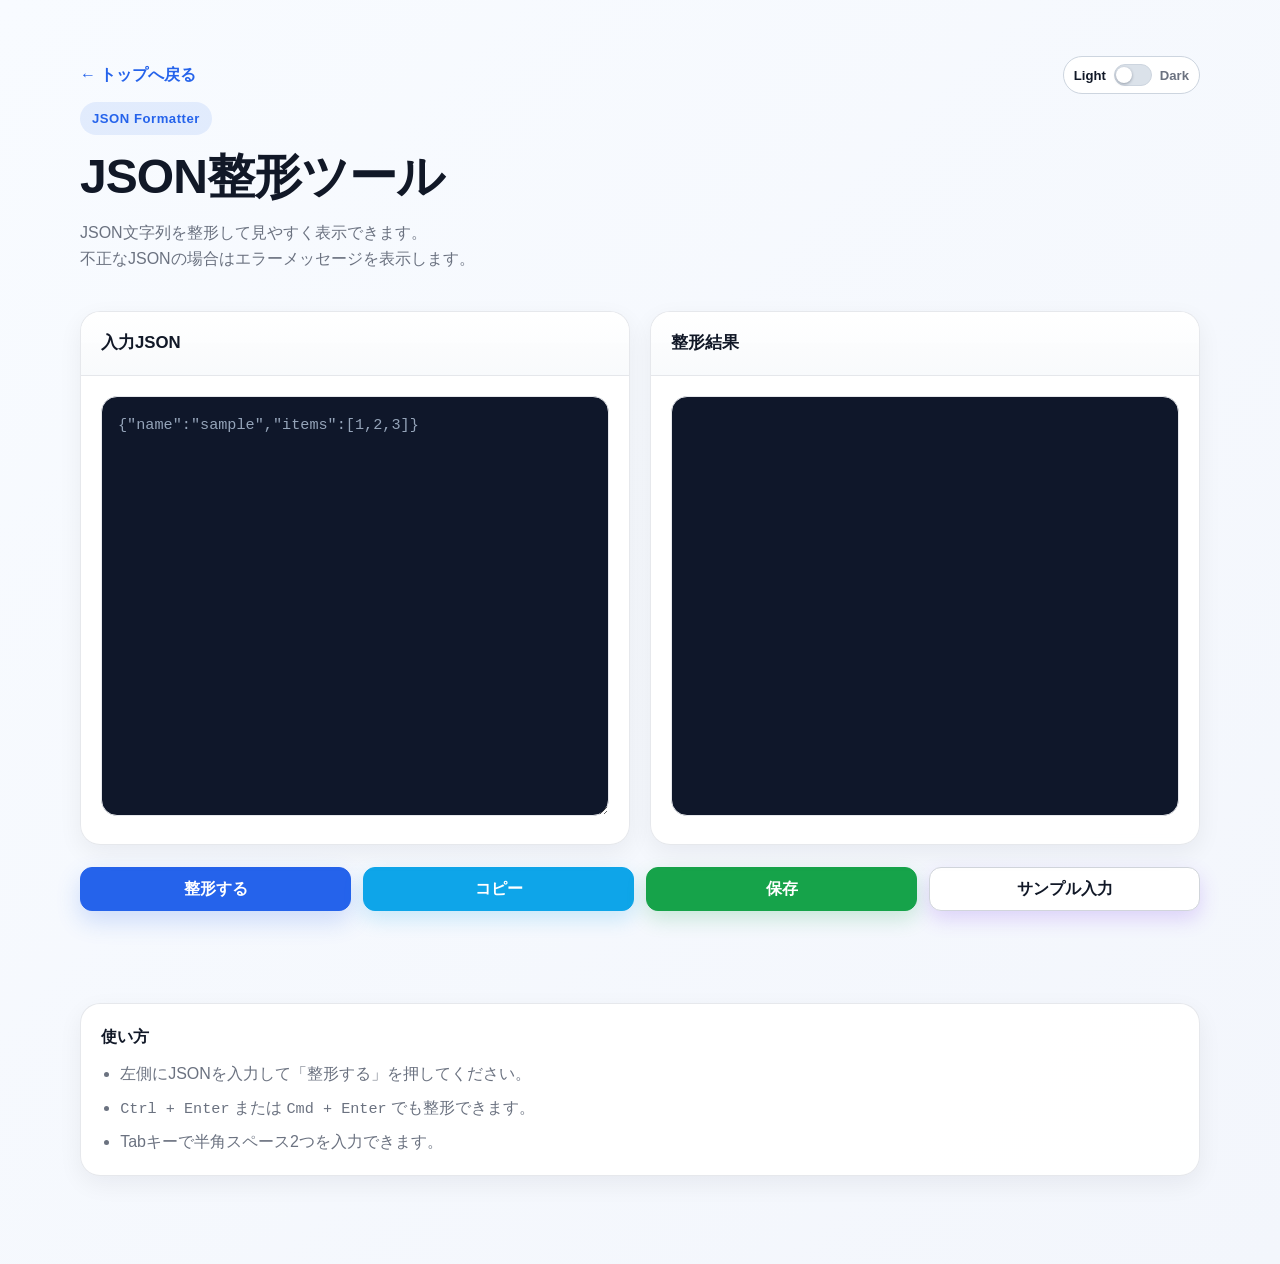
<file: tools/json-formatter.html>
<!DOCTYPE html>
<html lang="ja">
<head>
  <meta charset="UTF-8" />
  <meta name="viewport" content="width=device-width, initial-scale=1.0" />
  <title>JSON整形ツール | Webツール集</title>
  <meta name="description" content="JSON文字列を整形して見やすく表示するツールです。" />
  <script>
    (function () {
      var key = "web-tools-hub-theme";
      var savedTheme = localStorage.getItem(key);
      var prefersDark = window.matchMedia && window.matchMedia("(prefers-color-scheme: dark)").matches;
      var theme = savedTheme === "dark" || savedTheme === "light" ? savedTheme : (prefersDark ? "dark" : "light");
      document.documentElement.setAttribute("data-theme", theme);
    })();
  </script>
  <link rel="stylesheet" href="../css/style.css" />
</head>
<body>
  <div class="site-wrapper">
    <header class="tool-page-header">
      <div class="container">
        <div class="header-top-row">
          <a class="back-link" href="../index.html">← トップへ戻る</a>
          <button
            id="themeToggle"
            class="theme-toggle"
            type="button"
            data-theme-toggle
            aria-label="ライト/ダークモードを切り替える"
            aria-pressed="false"
          >
            <span class="theme-toggle-text">Light</span>
            <span class="theme-toggle-track"><span class="theme-toggle-thumb"></span></span>
            <span class="theme-toggle-text">Dark</span>
          </button>
        </div>
        <p class="hero-eyebrow">JSON Formatter</p>
        <h1 class="page-title">JSON整形ツール</h1>
        <p class="page-description">
          JSON文字列を整形して見やすく表示できます。<br />
          不正なJSONの場合はエラーメッセージを表示します。
        </p>
      </div>
    </header>

    <main class="site-main">
      <section class="formatter-section">
        <div class="container">
          <div class="formatter-layout">
            <section class="panel">
              <div class="panel-header">
                <h2 class="panel-title">入力JSON</h2>
              </div>
              <div class="panel-body">
                <textarea
                  id="jsonInput"
                  class="code-textarea"
                  spellcheck="false"
                  placeholder='{"name":"sample","items":[1,2,3]}'
                ></textarea>
              </div>
            </section>

            <section class="panel">
              <div class="panel-header">
                <h2 class="panel-title">整形結果</h2>
              </div>
              <div class="panel-body">
                <pre id="jsonOutput" class="code-output"></pre>
              </div>
            </section>
          </div>

          <div class="action-buttons">
            <button id="formatButton" class="primary-button button--format" type="button">整形する</button>
            <button id="copyButton" class="secondary-button button--copy" type="button">コピー</button>
            <button id="saveButton" class="secondary-button button--save" type="button">保存</button>
            <button id="sampleButton" class="secondary-button button--sample" type="button">サンプル入力</button>
          </div>

          <div id="messageArea" class="message-area" aria-live="polite"></div>

          <section class="tips-card">
            <h2 class="tips-title">使い方</h2>
            <ul class="tips-list">
              <li>左側にJSONを入力して「整形する」を押してください。</li>
              <li><code>Ctrl + Enter</code> または <code>Cmd + Enter</code> でも整形できます。</li>
              <li>Tabキーで半角スペース2つを入力できます。</li>
            </ul>
          </section>
        </div>
      </section>
    </main>
  </div>

  <script src="../js/theme-toggle.js"></script>
  <script src="../js/json-formatter.js"></script>
</body>
</html>
</file>
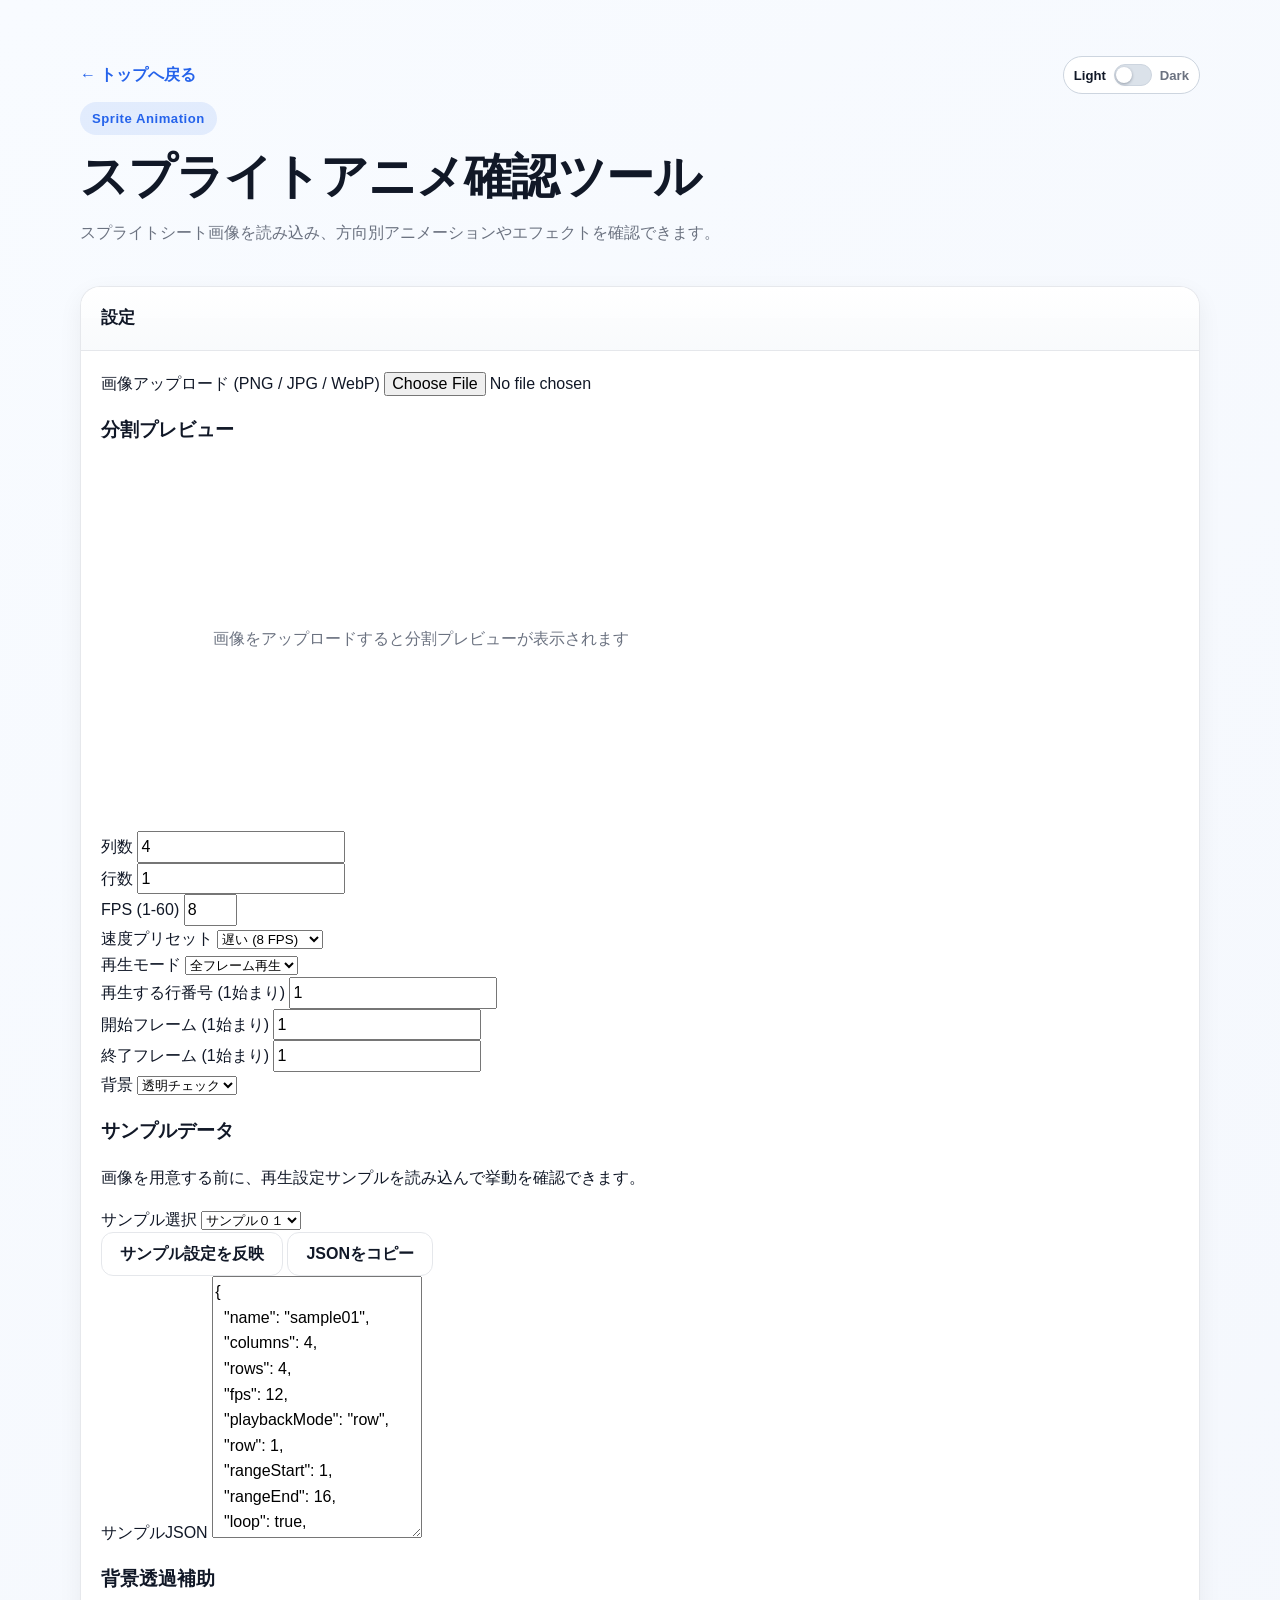
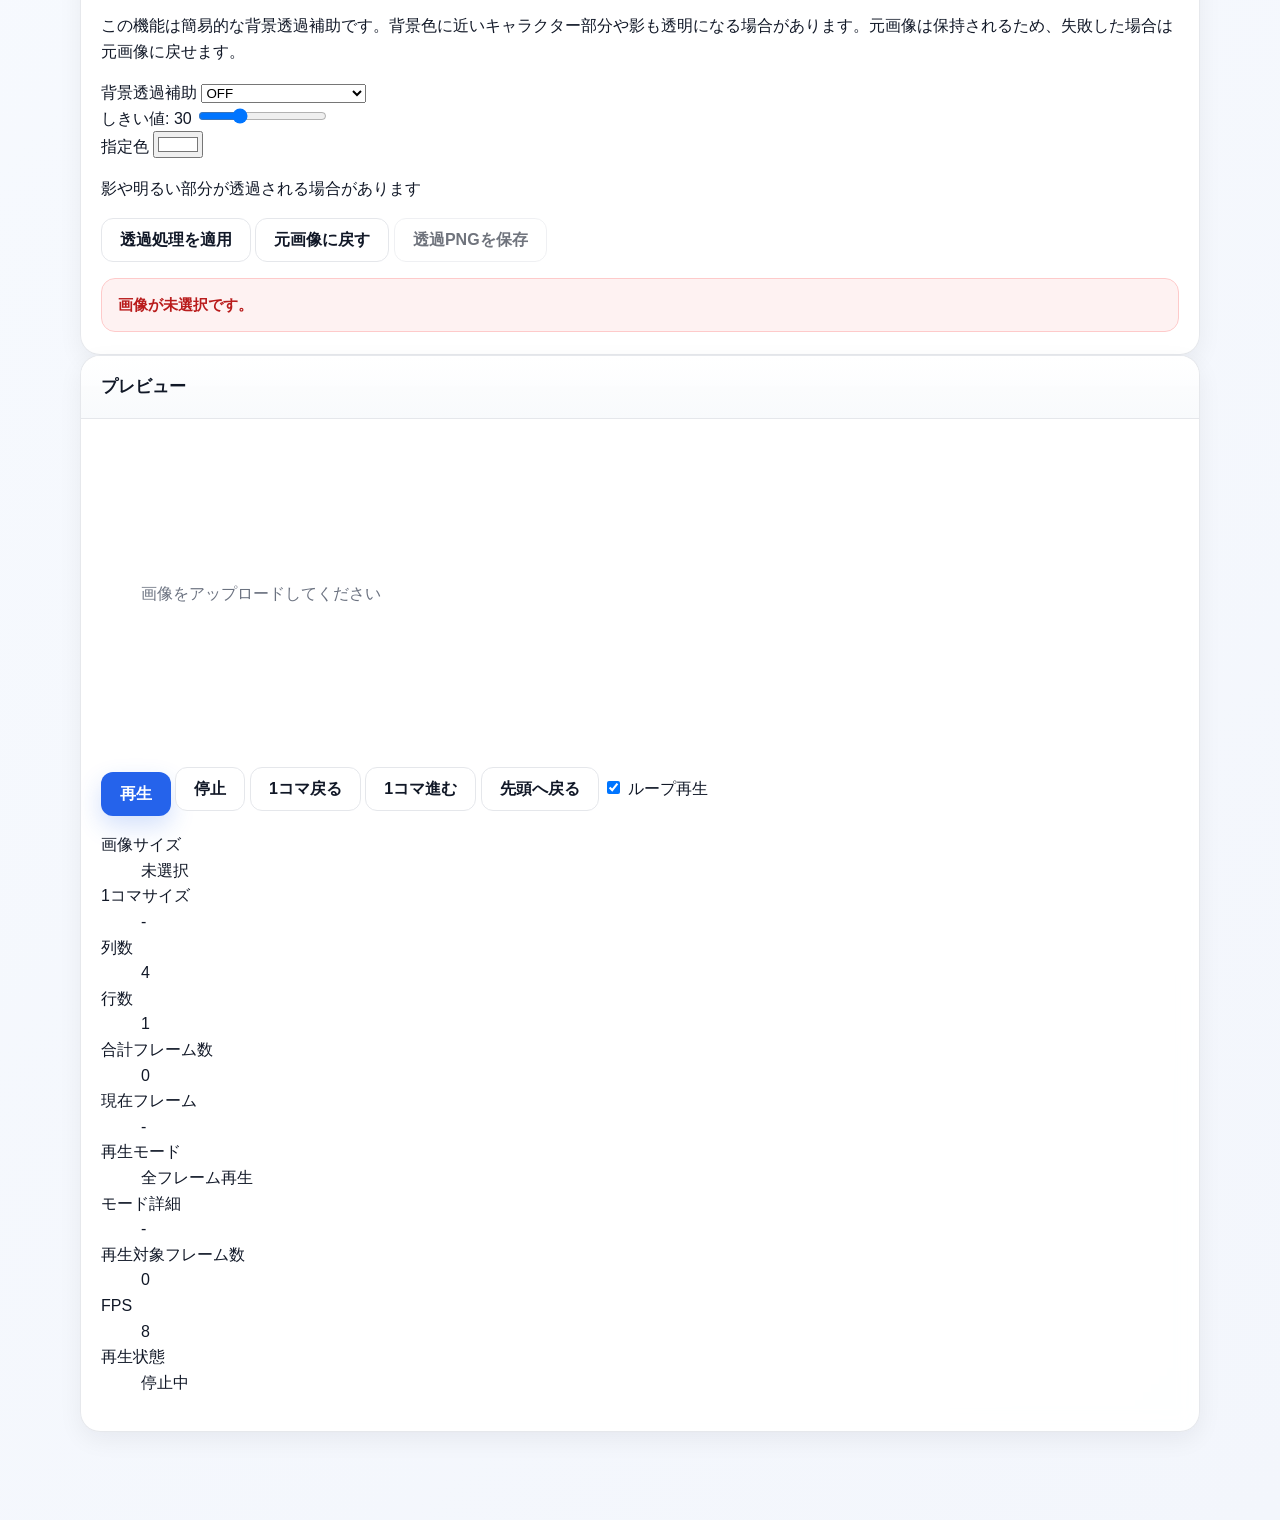
<file: tools/sprite-animation.html>
<!DOCTYPE html>
<html lang="ja">
<head>
  <meta charset="UTF-8" />
  <meta name="viewport" content="width=device-width, initial-scale=1.0" />
  <title>スプライトアニメ確認ツール | Webツール集</title>
  <meta
    name="description"
    content="スプライトシート画像のアニメーションをブラウザ上で確認できるツールです。"
  />
  <script>
    (function () {
      var key = "web-tools-hub-theme";
      var savedTheme = localStorage.getItem(key);
      var prefersDark =
        window.matchMedia && window.matchMedia("(prefers-color-scheme: dark)").matches;
      var theme =
        savedTheme === "dark" || savedTheme === "light"
          ? savedTheme
          : prefersDark
            ? "dark"
            : "light";
      document.documentElement.setAttribute("data-theme", theme);
    })();
  </script>
  <link rel="stylesheet" href="../css/style.css" />
</head>
<body>
  <div class="site-wrapper">
    <header class="tool-page-header">
      <div class="container">
        <div class="header-top-row">
          <a class="back-link" href="../index.html">← トップへ戻る</a>
          <button
            id="themeToggle"
            class="theme-toggle"
            type="button"
            data-theme-toggle
            aria-label="ライト/ダークモードを切り替える"
            aria-pressed="false"
          >
            <span class="theme-toggle-text">Light</span>
            <span class="theme-toggle-track"><span class="theme-toggle-thumb"></span></span>
            <span class="theme-toggle-text">Dark</span>
          </button>
        </div>
        <p class="hero-eyebrow">Sprite Animation</p>
        <h1 class="page-title">スプライトアニメ確認ツール</h1>
        <p class="page-description">
          スプライトシート画像を読み込み、方向別アニメーションやエフェクトを確認できます。
        </p>
      </div>
    </header>

    <main class="site-main">
      <section class="formatter-section">
        <div class="container">
          <div class="sprite-layout">
            <section class="panel">
              <div class="panel-header"><h2 class="panel-title">設定</h2></div>
              <div class="panel-body">
                <div class="sprite-controls">
                  <label for="spriteImage">画像アップロード (PNG / JPG / WebP)</label>
                  <input id="spriteImage" type="file" accept="image/png,image/jpeg,image/webp" />

                  <div class="split-preview-wrap">
                    <h3 class="split-preview-title">分割プレビュー</h3>
                    <div class="split-preview-canvas-wrap">
                      <canvas
                        id="splitPreviewCanvas"
                        width="640"
                        height="360"
                        aria-label="分割プレビュー"
                      ></canvas>
                    </div>
                  </div>

                  <div class="form-grid">
                    <div>
                      <label for="columnsInput">列数</label>
                      <input id="columnsInput" type="number" min="1" value="4" />
                    </div>
                    <div>
                      <label for="rowsInput">行数</label>
                      <input id="rowsInput" type="number" min="1" value="1" />
                    </div>
                    <div>
                      <label for="fpsInput">FPS (1-60)</label>
                      <input id="fpsInput" type="number" min="1" max="60" value="8" />
                    </div>
                    <div>
                      <label for="speedPreset">速度プリセット</label>
                      <select id="speedPreset">
                        <option value="8" selected>遅い (8 FPS)</option>
                        <option value="12">標準 (12 FPS)</option>
                        <option value="24">速い (24 FPS)</option>
                      </select>
                    </div>
                  </div>

                  <div>
                    <label for="playbackMode">再生モード</label>
                    <select id="playbackMode">
                      <option value="all">全フレーム再生</option>
                      <option value="row">行単位再生</option>
                      <option value="range">範囲指定再生</option>
                    </select>
                  </div>

                  <div id="rowModeFields" class="mode-fields is-hidden">
                    <label for="rowInput">再生する行番号 (1始まり)</label>
                    <input id="rowInput" type="number" min="1" value="1" />
                  </div>

                  <div id="rangeModeFields" class="mode-fields is-hidden">
                    <div class="form-grid">
                      <div>
                        <label for="startFrameInput">開始フレーム (1始まり)</label>
                        <input id="startFrameInput" type="number" min="1" value="1" />
                      </div>
                      <div>
                        <label for="endFrameInput">終了フレーム (1始まり)</label>
                        <input id="endFrameInput" type="number" min="1" value="1" />
                      </div>
                    </div>
                  </div>

                  <div>
                    <label for="bgSelect">背景</label>
                    <select id="bgSelect">
                      <option value="checker">透明チェック</option>
                      <option value="white">白</option>
                      <option value="black">黒</option>
                      <option value="gray">グレー</option>
                    </select>
                  </div>

                  <div class="sample-data-wrap">
                    <h3 class="split-preview-title">サンプルデータ</h3>
                    <p class="split-preview-meta">
                      画像を用意する前に、再生設定サンプルを読み込んで挙動を確認できます。
                    </p>
                    <div>
                      <label for="sampleDataSelect">サンプル選択</label>
                      <select id="sampleDataSelect">
                        <option value="sample01" selected>サンプル０１</option>
                        <option value="sample02">サンプル０２</option>
                        <option value="sample03">サンプル０３</option>
                      </select>
                    </div>
                    <div class="sprite-buttons">
                      <button id="applySampleDataButton" class="secondary-button" type="button">
                        サンプル設定を反映
                      </button>
                      <button id="copySampleDataButton" class="secondary-button" type="button">
                        JSONをコピー
                      </button>
                    </div>
                    <label for="sampleDataPreview">サンプルJSON</label>
                    <textarea
                      id="sampleDataPreview"
                      class="sample-data-preview"
                      rows="10"
                      readonly
                    ></textarea>
                  </div>

                  <div class="transparency-helper-wrap">
                    <h3 class="split-preview-title">背景透過補助</h3>
                    <p class="split-preview-meta">
                      この機能は簡易的な背景透過補助です。背景色に近いキャラクター部分や影も透明になる場合があります。元画像は保持されるため、失敗した場合は元画像に戻せます。
                    </p>
                    <div>
                      <label for="transparencyMode">背景透過補助</label>
                      <select id="transparencyMode">
                        <option value="off">OFF</option>
                        <option value="white">白背景を透過</option>
                        <option value="checker">チェック柄風背景を透過</option>
                        <option value="target">指定色を透過</option>
                      </select>
                    </div>
                    <div class="form-grid">
                      <div>
                        <label for="thresholdInput"
                          >しきい値: <span id="thresholdValue">30</span></label
                        >
                        <input id="thresholdInput" type="range" min="0" max="100" value="30" />
                      </div>
                      <div id="targetColorWrap" class="is-hidden">
                        <label for="targetColorInput">指定色</label>
                        <input id="targetColorInput" type="color" value="#ffffff" />
                      </div>
                    </div>
                    <p id="checkerWarning" class="transparency-warning is-hidden">
                      影や明るい部分が透過される場合があります
                    </p>
                    <div class="sprite-buttons">
                      <button id="applyTransparencyButton" class="secondary-button" type="button">
                        透過処理を適用
                      </button>
                      <button id="restoreImageButton" class="secondary-button" type="button">
                        元画像に戻す
                      </button>
                      <button
                        id="downloadTransparentButton"
                        class="secondary-button"
                        type="button"
                        disabled
                      >
                        透過PNGを保存
                      </button>
                    </div>
                  </div>
                </div>

                <div id="spriteMessage" class="message-area" aria-live="polite"></div>
              </div>
            </section>

            <section class="panel">
              <div class="panel-header"><h2 class="panel-title">プレビュー</h2></div>
              <div class="panel-body">
                <div id="canvasWrap" class="sprite-canvas-wrap checkerboard">
                  <canvas
                    id="spriteCanvas"
                    width="320"
                    height="320"
                    aria-label="スプライトプレビュー"
                  ></canvas>
                </div>
                <div class="sprite-buttons playback-buttons">
                  <button id="playButton" class="primary-button play-action-button" type="button">
                    <span class="play-action-icon" aria-hidden="true"></span><span>再生</span>
                  </button>
                  <button id="stopButton" class="secondary-button" type="button">停止</button>
                  <button id="prevButton" class="secondary-button" type="button">1コマ戻る</button>
                  <button id="nextButton" class="secondary-button" type="button">1コマ進む</button>
                  <button id="resetButton" class="secondary-button" type="button">先頭へ戻る</button>
                  <label class="loop-toggle"
                    ><input id="loopToggle" type="checkbox" checked /> ループ再生</label
                  >
                </div>
                <dl class="sprite-info" id="spriteInfo"></dl>
              </div>
            </section>
          </div>
        </div>
      </section>
    </main>
  </div>

  <script src="../js/theme-toggle.js"></script>
  <script src="../js/sprite-animation.js"></script>
</body>
</html>
</file>
<file: css/style.css>
:root {
  --bg: #f5f7fb;
  --bg-gradient: linear-gradient(135deg, #f8fbff 0%, #f3f6fc 100%);
  --surface: #ffffff;
  --surface-muted: #f8fafc;
  --border: #e5e7eb;
  --border-strong: #d1d5db;
  --text: #111827;
  --text-muted: #6b7280;
  --primary: #2563eb;
  --primary-hover: #1d4ed8;
  --surface-soft: rgba(255, 255, 255, 0.92);
  --surface-soft-border: rgba(229, 231, 235, 0.95);
  --panel-header-bg: linear-gradient(180deg, rgba(255, 255, 255, 0.9), rgba(248, 250, 252, 0.95));
  --input-bg: #ffffff;
  --input-text: var(--text);
  --code-bg: #0f172a;
  --code-text: #e5eefc;
  --code-placeholder: #94a3b8;
  --focus-color: #7aa2ff;
  --toggle-track: #dbe2ea;
  --toggle-thumb: #ffffff;
  --toggle-border: #cdd5df;
  --success-bg: #ecfdf5;
  --success-text: #047857;
  --success-border: #a7f3d0;
  --error-bg: #fef2f2;
  --error-text: #b91c1c;
  --error-border: #fecaca;
  --info-bg: #eff6ff;
  --info-text: #1d4ed8;
  --info-border: #bfdbfe;
  --shadow-sm: 0 8px 24px rgba(15, 23, 42, 0.06);
  --shadow-md: 0 14px 40px rgba(15, 23, 42, 0.10);
  --radius-sm: 12px;
  --radius-md: 16px;
  --radius-lg: 20px;
  --container-width: 1120px;
  --transition: 0.2s ease;
  --font-sans: -apple-system, BlinkMacSystemFont, "Segoe UI", Roboto, "Helvetica Neue",
    Arial, "Noto Sans JP", sans-serif;
  --font-mono: ui-monospace, SFMono-Regular, Menlo, Monaco, Consolas, "Liberation Mono",
    "Courier New", monospace;
}


[data-theme="dark"] {
  --bg: #0b1220;
  --bg-gradient: linear-gradient(135deg, #0d1526 0%, #111b31 100%);
  --surface: #131d31;
  --surface-muted: #18243d;
  --surface-soft: rgba(19, 29, 49, 0.9);
  --surface-soft-border: rgba(60, 79, 116, 0.65);
  --panel-header-bg: linear-gradient(180deg, rgba(24, 36, 61, 0.95), rgba(17, 28, 48, 0.95));
  --border: #334155;
  --border-strong: #475569;
  --text: #e2e8f0;
  --text-muted: #94a3b8;
  --primary: #60a5fa;
  --primary-hover: #3b82f6;
  --input-bg: #0f172a;
  --input-text: #dbeafe;
  --code-bg: #0f172a;
  --code-text: #dbeafe;
  --code-placeholder: #64748b;
  --focus-color: #60a5fa;
  --toggle-track: #1e293b;
  --toggle-thumb: #f8fafc;
  --toggle-border: #334155;
  --success-bg: rgba(16, 185, 129, 0.18);
  --success-text: #6ee7b7;
  --success-border: rgba(110, 231, 183, 0.4);
  --error-bg: rgba(239, 68, 68, 0.16);
  --error-text: #fca5a5;
  --error-border: rgba(252, 165, 165, 0.4);
  --info-bg: rgba(59, 130, 246, 0.16);
  --info-text: #93c5fd;
  --info-border: rgba(147, 197, 253, 0.35);
  --shadow-sm: 0 10px 28px rgba(2, 6, 23, 0.35);
  --shadow-md: 0 18px 40px rgba(2, 6, 23, 0.5);
}

*,
*::before,
*::after {
  box-sizing: border-box;
}

html {
  font-size: 16px;
}

body {
  margin: 0;
  font-family: var(--font-sans);
  color: var(--text);
  background: var(--bg-gradient);
  line-height: 1.6;
}

img {
  max-width: 100%;
  display: block;
}

button,
input,
textarea {
  font: inherit;
}

a {
  color: inherit;
  text-decoration: none;
}

code {
  font-family: var(--font-mono);
  font-size: 0.95em;
}

.site-wrapper {
  min-height: 100vh;
}

.container {
  width: min(100% - 32px, var(--container-width));
  margin: 0 auto;
}

/* ===== Header / Footer ===== */

.site-header,
.tool-page-header {
  padding: 56px 0 24px;
}

.header-top-row {
  display: flex;
  align-items: center;
  justify-content: space-between;
  gap: 12px;
  margin-bottom: 8px;
}

.header-top-spacer {
  width: 1px;
  height: 1px;
}

.hero-eyebrow {
  display: inline-flex;
  align-items: center;
  margin: 0 0 14px;
  padding: 6px 12px;
  border-radius: 999px;
  background: rgba(37, 99, 235, 0.10);
  color: var(--primary);
  font-size: 0.82rem;
  font-weight: 700;
  letter-spacing: 0.04em;
}

.site-title,
.page-title {
  margin: 0;
  font-size: clamp(2rem, 4vw, 3rem);
  line-height: 1.15;
  letter-spacing: -0.02em;
}

.site-description,
.page-description,
.section-description {
  margin: 16px 0 0;
  max-width: 760px;
  color: var(--text-muted);
  font-size: 1rem;
}

.site-main {
  padding: 8px 0 64px;
}

.site-footer {
  padding: 16px 0 40px;
}

.footer-inner {
  display: flex;
  justify-content: center;
}

.footer-text {
  margin: 0;
  color: var(--text-muted);
  font-size: 0.95rem;
  text-align: center;
}

/* ===== Common Section ===== */

.section-header {
  margin-bottom: 20px;
}

.section-title {
  margin: 0;
  font-size: 1.4rem;
  letter-spacing: -0.01em;
}

/* ===== Top page ===== */

.tools-section {
  padding: 8px 0 24px;
}

.tool-grid {
  display: grid;
  grid-template-columns: repeat(2, minmax(0, 1fr));
  gap: 20px;
}

.tool-card {
  display: flex;
  flex-direction: column;
  justify-content: space-between;
  min-height: 240px;
  padding: 24px;
  background: var(--surface-soft);
  border: 1px solid var(--surface-soft-border);
  border-radius: var(--radius-lg);
  box-shadow: var(--shadow-sm);
  backdrop-filter: blur(10px);
  transition:
    transform var(--transition),
    box-shadow var(--transition),
    border-color var(--transition);
}

.tool-card:hover {
  transform: translateY(-4px);
  box-shadow: var(--shadow-md);
  border-color: color-mix(in srgb, var(--primary) 24%, var(--surface-soft-border));
}

.tool-card.is-disabled {
  opacity: 0.88;
}

.tool-card-body {
  margin-bottom: 20px;
}

.tool-tag {
  display: inline-flex;
  align-items: center;
  margin: 0 0 12px;
  padding: 6px 10px;
  border-radius: 999px;
  background: color-mix(in srgb, var(--primary) 16%, var(--surface));
  color: var(--primary);
  font-size: 0.82rem;
  font-weight: 700;
}

.tool-title {
  margin: 0 0 10px;
  font-size: 1.35rem;
  line-height: 1.3;
}

.tool-text {
  margin: 0;
  color: var(--text-muted);
  font-size: 0.98rem;
}

.tool-card-footer {
  margin-top: auto;
}

/* ===== Buttons ===== */

.tool-link-button,
.primary-button,
.secondary-button {
  display: inline-flex;
  align-items: center;
  justify-content: center;
  min-height: 44px;
  padding: 0 18px;
  border-radius: 12px;
  border: 1px solid transparent;
  cursor: pointer;
  transition:
    background-color var(--transition),
    border-color var(--transition),
    color var(--transition),
    transform var(--transition),
    box-shadow var(--transition);
  font-weight: 700;
  text-align: center;
}

.tool-link-button,
.primary-button {
  background: var(--primary);
  color: #ffffff;
  box-shadow: 0 10px 24px rgba(37, 99, 235, 0.20);
}

.tool-link-button:hover,
.primary-button:hover {
  background: var(--primary-hover);
  transform: translateY(-1px);
}

.tool-link-button:disabled,
.primary-button:disabled,
.secondary-button:disabled {
  cursor: not-allowed;
  opacity: 0.6;
  transform: none;
  box-shadow: none;
}

.secondary-button {
  background: var(--surface);
  color: var(--text);
  border-color: var(--border);
}

.secondary-button:hover {
  background: var(--surface-muted);
  border-color: var(--border-strong);
}

/* ===== Tool page ===== */

.back-link {
  display: inline-flex;
  align-items: center;
  gap: 6px;
  margin-bottom: 0;
  color: var(--primary);
  font-weight: 700;
  transition: opacity var(--transition);
}

.back-link:hover {
  opacity: 0.8;
}

.formatter-section {
  padding: 8px 0 24px;
}

.formatter-layout {
  display: grid;
  grid-template-columns: 1fr 1fr;
  gap: 20px;
  align-items: stretch;
}

.panel {
  background: var(--surface-soft);
  border: 1px solid var(--surface-soft-border);
  border-radius: var(--radius-lg);
  box-shadow: var(--shadow-sm);
  overflow: hidden;
  backdrop-filter: blur(10px);
}

.panel-header {
  padding: 18px 20px;
  border-bottom: 1px solid var(--border);
  background: var(--panel-header-bg);
}

.panel-title {
  margin: 0;
  font-size: 1.05rem;
}

.panel-body {
  padding: 20px;
}

.code-textarea,
.code-output {
  width: 100%;
  min-height: 420px;
  padding: 16px;
  border-radius: var(--radius-md);
  border: 1px solid var(--border);
  background: var(--code-bg);
  color: var(--code-text);
  font-family: var(--font-mono);
  font-size: 0.95rem;
  line-height: 1.7;
  overflow: auto;
  white-space: pre;
}

.code-textarea {
  resize: vertical;
  outline: none;
}

.code-textarea:focus {
  border-color: var(--focus-color);
  box-shadow: 0 0 0 4px rgba(37, 99, 235, 0.12);
}

.code-textarea::placeholder {
  color: var(--code-placeholder);
}

.code-output {
  margin: 0;
}

.action-buttons {
  display: grid;
  grid-template-columns: repeat(4, minmax(0, 1fr));
  gap: 12px;
  margin-top: 22px;
}

.action-buttons .button--format {
  background: #2563eb;
  border-color: #2563eb;
  color: #ffffff;
  box-shadow: 0 10px 24px rgba(37, 99, 235, 0.20);
}

.action-buttons .button--format:hover {
  background: #1d4ed8;
  border-color: #1d4ed8;
}

.action-buttons .button--copy {
  background: #0ea5e9;
  border-color: #0ea5e9;
  color: #ffffff;
  box-shadow: 0 8px 20px rgba(14, 165, 233, 0.20);
}

.action-buttons .button--copy:hover {
  background: #0284c7;
  border-color: #0284c7;
}

.action-buttons .button--save {
  background: #16a34a;
  border-color: #16a34a;
  color: #ffffff;
  box-shadow: 0 8px 20px rgba(22, 163, 74, 0.20);
}

.action-buttons .button--save:hover {
  background: #15803d;
  border-color: #15803d;
}

.action-buttons .button--sample {
  background: var(--surface);
  border-color: var(--border-strong);
  color: var(--text);
  box-shadow: 0 8px 20px rgba(124, 58, 237, 0.20);
}

.action-buttons .button--sample:hover {
  background: var(--surface-muted);
  border-color: var(--border-strong);
}

.action-buttons button:focus-visible {
  outline: none;
  box-shadow: 0 0 0 4px rgba(37, 99, 235, 0.20);
}

.message-area {
  min-height: 56px;
  margin-top: 16px;
}

.message-box {
  padding: 14px 16px;
  border: 1px solid transparent;
  border-radius: 14px;
  font-size: 0.95rem;
  font-weight: 600;
}

.message-box.success {
  background: var(--success-bg);
  border-color: var(--success-border);
  color: var(--success-text);
}

.message-box.error {
  background: var(--error-bg);
  border-color: var(--error-border);
  color: var(--error-text);
}

.message-box.info {
  background: var(--info-bg);
  border-color: var(--info-border);
  color: var(--info-text);
}

.tips-card {
  margin-top: 20px;
  padding: 20px;
  background: var(--surface-soft);
  border: 1px solid var(--surface-soft-border);
  border-radius: var(--radius-lg);
  box-shadow: var(--shadow-sm);
}

.tips-title {
  margin: 0 0 12px;
  font-size: 1rem;
}

.tips-list {
  margin: 0;
  padding-left: 1.2rem;
  color: var(--text-muted);
}

.tips-list li + li {
  margin-top: 8px;
}

@media (max-width: 640px) {
  .header-top-row {
    flex-wrap: wrap;
  }

  .theme-toggle {
    margin-left: auto;
  }
}

/* ===== Responsive ===== */

@media (max-width: 900px) {
  .tool-grid {
    grid-template-columns: 1fr;
  }

  .formatter-layout {
    grid-template-columns: 1fr;
  }

  .action-buttons {
    grid-template-columns: repeat(2, minmax(0, 1fr));
  }

  .code-textarea,
  .code-output {
    min-height: 300px;
  }
}

@media (max-width: 640px) {
  .site-header,
  .tool-page-header {
    padding: 40px 0 20px;
  }

  .container {
    width: min(100% - 24px, var(--container-width));
  }

  .tool-card,
  .panel-body,
  .tips-card {
    padding: 18px;
  }

  .panel-header {
    padding: 16px 18px;
  }

  .action-buttons {
    grid-template-columns: 1fr;
  }

  .tool-link-button,
  .primary-button,
  .secondary-button {
    width: 100%;
  }

  .code-textarea,
  .code-output {
    min-height: 260px;
    font-size: 0.9rem;
  }
}


.theme-toggle {
  display: inline-flex;
  align-items: center;
  gap: 8px;
  border: 1px solid var(--toggle-border);
  border-radius: 999px;
  background: var(--surface);
  color: var(--text-muted);
  min-height: 38px;
  padding: 4px 10px;
  cursor: pointer;
  font-size: 0.82rem;
  font-weight: 700;
  transition: border-color var(--transition), background-color var(--transition), color var(--transition);
}

.theme-toggle:hover {
  border-color: var(--border-strong);
}

.theme-toggle:focus-visible {
  outline: none;
  box-shadow: 0 0 0 4px color-mix(in srgb, var(--primary) 24%, transparent);
}

.theme-toggle-track {
  width: 38px;
  height: 22px;
  border-radius: 999px;
  background: var(--toggle-track);
  border: 1px solid var(--toggle-border);
  display: inline-flex;
  align-items: center;
  padding: 1px;
}

.theme-toggle-thumb {
  width: 16px;
  height: 16px;
  border-radius: 50%;
  background: var(--toggle-thumb);
  box-shadow: 0 1px 3px rgba(15, 23, 42, 0.35);
  transform: translateX(0);
  transition: transform var(--transition);
}

.theme-toggle[data-active-theme="dark"] .theme-toggle-thumb {
  transform: translateX(16px);
}

.theme-toggle[data-active-theme="dark"] .theme-toggle-text:last-child,
.theme-toggle[data-active-theme="light"] .theme-toggle-text:first-child {
  color: var(--text);
}


[data-theme="dark"] .tool-card:hover {
  border-color: color-mix(in srgb, var(--primary) 40%, var(--surface-soft-border));
}
</file>
<file: tools/char-counter/style.css>
/* ===== Character counter ===== */

.plain-textarea {
  min-height: 300px;
  background: var(--input-bg);
  color: var(--input-text);
  white-space: pre-wrap;
}

.plain-textarea::placeholder {
  color: var(--code-placeholder);
}


.panel-header-with-actions {
  display: flex;
  align-items: center;
  justify-content: space-between;
  gap: 12px;
  flex-wrap: wrap;
}

.panel-header-actions {
  display: inline-flex;
  gap: 8px;
  flex-wrap: wrap;
}

.panel-action-button {
  min-height: 34px;
  padding: 0 12px;
  border-radius: 10px;
  font-size: 0.86rem;
  font-weight: 600;
  gap: 4px;
}

.panel-action-button:disabled {
  background: var(--surface-muted);
  border-color: var(--border);
  color: var(--code-placeholder);
}


.panel-action-toggle.is-active {
  background: color-mix(in srgb, var(--primary) 12%, var(--surface));
  border-color: color-mix(in srgb, var(--primary) 28%, var(--border));
  color: var(--primary);
}


.text-tab-toolbar {
  display: flex;
  align-items: center;
  gap: 10px;
  margin-bottom: 10px;
}

.text-tab-scroll {
  flex: 1;
  overflow-x: auto;
  padding-bottom: 2px;
}

.text-tab-list {
  margin: 0;
  padding: 0;
  list-style: none;
  display: inline-flex;
  gap: 8px;
}

.tab-item {
  display: inline-flex;
  align-items: center;
  gap: 4px;
  padding: 4px;
  border: 1px solid var(--border);
  border-radius: 10px;
  background: var(--surface);
}

.text-tab {
  border: 0;
  background: transparent;
  color: var(--text-muted);
  font-weight: 700;
  font-size: 0.86rem;
  line-height: 1;
  padding: 6px 8px;
  border-radius: 8px;
  cursor: pointer;
  white-space: nowrap;
}

.text-tab:hover {
  background: var(--surface-muted);
}

.text-tab.is-active {
  background: color-mix(in srgb, var(--primary) 12%, var(--surface));
  color: var(--primary);
}

.text-tab-remove {
  border: 0;
  background: transparent;
  color: var(--code-placeholder);
  font-size: 0.95rem;
  line-height: 1;
  width: 24px;
  height: 24px;
  border-radius: 6px;
  cursor: pointer;
}

.text-tab-remove:hover:not(:disabled) {
  background: var(--surface-muted);
  color: var(--text);
}

.text-tab-remove:disabled {
  cursor: not-allowed;
  opacity: 0.5;
}

.text-tab-add {
  min-height: 36px;
  min-width: 108px;
  padding: 0 12px;
  font-size: 0.84rem;
}

.tab-limit-note {
  margin: 0 0 10px;
  color: var(--text-muted);
  font-size: 0.84rem;
}

.whitespace-preview {
  margin-top: 12px;
  padding: 12px;
  border: 1px solid var(--border);
  border-radius: 12px;
  background: var(--surface-muted);
}

.whitespace-preview-label {
  margin: 0 0 8px;
  color: var(--text-muted);
  font-size: 0.86rem;
  font-weight: 700;
}

.whitespace-preview-content {
  margin: 0;
  padding: 10px;
  min-height: 72px;
  border-radius: 10px;
  border: 1px solid var(--border);
  background: var(--surface);
  color: var(--text);
  font-family: var(--font-mono);
  font-size: 0.9rem;
  line-height: 1.6;
  white-space: pre-wrap;
  word-break: break-word;
}

.whitespace-token {
  display: inline-block;
  min-width: 1.1em;
  text-align: center;
  border-radius: 4px;
}

.whitespace-token-space {
  color: #0f766e;
  background: #ecfeff;
}

.whitespace-token-full {
  color: #7c3aed;
  background: #f3e8ff;
}

.whitespace-token-tab {
  color: #ea580c;
  background: #fff7ed;
}

.whitespace-preview-empty {
  color: var(--code-placeholder);
}

.line-count-panel {
  margin-top: 12px;
  padding: 12px;
  border: 1px solid var(--border);
  border-radius: 12px;
  background: var(--surface-muted);
}

.line-count-panel-label {
  margin: 0 0 8px;
  color: var(--text-muted);
  font-size: 0.86rem;
  font-weight: 700;
}

.line-count-table-wrap {
  border: 1px solid var(--border);
  border-radius: 10px;
  background: var(--surface);
  overflow: hidden;
}

.line-count-table {
  width: 100%;
  border-collapse: collapse;
  table-layout: fixed;
}

.line-count-table th,
.line-count-table td {
  padding: 8px 10px;
  border-bottom: 1px solid var(--border);
  font-size: 0.87rem;
  vertical-align: top;
}

.line-count-table th {
  background: var(--surface-muted);
  color: var(--text-muted);
  font-weight: 700;
  text-align: left;
}

.line-count-table thead th.line-count-head-number {
  text-align: center;
}

.line-count-head-count {
  text-align: center;
}

.line-count-table tbody tr:last-child td {
  border-bottom: 0;
}

.line-count-col-number {
  width: clamp(80px, 15vw, 96px);
  text-align: center;
  color: var(--text-muted);
}

.line-count-col-text {
  white-space: pre-wrap;
  word-break: break-word;
  overflow-wrap: anywhere;
  color: var(--text);
}

.line-count-col-count {
  width: clamp(100px, 20vw, 116px);
  text-align: right;
  color: var(--text);
  font-variant-numeric: tabular-nums;
}


.char-counter-actions {
  display: flex;
  flex-direction: column;
  gap: 10px;
}

.char-counter-action-row {
  display: grid;
  grid-template-columns: repeat(3, minmax(0, 1fr));
  gap: 12px;
}

.char-counter-action-row .secondary-button {
  border-color: var(--border);
}

.char-counter-action-row .secondary-button:hover {
  background: var(--surface-muted);
  border-color: var(--border-strong);
}

.char-counter-action-row--sub .secondary-button {
  background: var(--surface-muted);
  border-color: var(--border);
  color: var(--text-muted);
}

.char-counter-action-row--sub .secondary-button:hover {
  background: var(--surface);
}

.char-counter-action-row .button--copy {
  background: #0ea5e9;
  border-color: #0ea5e9;
  color: #ffffff;
  box-shadow: 0 8px 20px rgba(14, 165, 233, 0.18);
}

.char-counter-action-row .button--copy:hover {
  background: #0284c7;
  border-color: #0284c7;
}

.char-counter-action-row .button--sample {
  background: var(--surface);
}

.char-counter-panel {
  margin-top: 20px;
}

.counter-grid {
  display: grid;
  grid-template-columns: repeat(3, minmax(0, 1fr));
  gap: 12px;
}

.counter-item {
  padding: 14px;
  border: 1px solid var(--border);
  border-radius: var(--radius-md);
  background: var(--surface-muted);
}

.counter-item--primary {
  border-color: color-mix(in srgb, var(--primary) 35%, var(--border));
  background: color-mix(in srgb, var(--primary) 12%, var(--surface));
}

.counter-label {
  margin: 0;
  color: var(--text-muted);
  font-size: 0.9rem;
}

.counter-value {
  margin: 8px 0 0;
  font-size: clamp(1.5rem, 3vw, 2rem);
  line-height: 1.2;
  font-weight: 700;
}

.counter-item--primary .counter-value {
  font-size: clamp(1.62rem, 3.2vw, 2.1rem);
}

.limit-controls {
  display: flex;
  flex-direction: column;
  gap: 8px;
  margin-top: 14px;
}

.limit-label {
  font-weight: 700;
  color: var(--text);
}

.limit-input {
  width: min(260px, 100%);
  min-height: 44px;
  padding: 0 12px;
  border: 1px solid var(--border);
  border-radius: 12px;
  background: var(--input-bg);
  color: var(--text);
}

.limit-input:focus {
  outline: none;
  border-color: var(--focus-color);
  box-shadow: 0 0 0 4px rgba(37, 99, 235, 0.12);
}

.preset-buttons {
  display: flex;
  flex-wrap: wrap;
  gap: 10px;
  margin-top: 14px;
}

.preset-button {
  min-width: 70px;
}

.count-mode {
  margin-top: 14px;
}

.count-mode-label {
  margin: 0 0 8px;
  font-weight: 700;
  color: var(--text);
}

.count-mode-segment {
  display: flex;
  flex-wrap: wrap;
  gap: 8px;
}

.count-mode-button {
  min-height: 40px;
  padding: 0 12px;
  border-radius: 10px;
  border: 1px solid var(--border);
  background: var(--surface);
  color: var(--text);
  font-weight: 700;
  cursor: pointer;
  transition:
    background-color var(--transition),
    border-color var(--transition),
    color var(--transition);
}

.count-mode-button:hover {
  background: var(--surface-muted);
  border-color: var(--border-strong);
}

.count-mode-button.is-active {
  background: var(--primary);
  border-color: var(--primary);
  color: #ffffff;
}

.count-mode-hint {
  margin: 0;
  color: var(--text-muted);
  font-size: 0.9rem;
}

.limit-status {
  margin-top: 8px;
  padding: 14px 16px;
  border-radius: 14px;
  border: 1px solid transparent;
  font-weight: 600;
  font-size: 0.95rem;
}

.limit-status.success {
  background: var(--success-bg);
  border-color: var(--success-border);
  color: var(--success-text);
}

.limit-status.error {
  background: var(--error-bg);
  border-color: var(--error-border);
  color: var(--error-text);
}

.limit-status.info {
  background: var(--info-bg);
  border-color: var(--info-border);
  color: var(--info-text);
}

.overflow-preview {
  margin-top: 14px;
  padding: 12px;
  border: 1px solid var(--border);
  border-radius: 12px;
  background: var(--surface-muted);
}

.overflow-preview-header {
  display: flex;
  justify-content: space-between;
  align-items: center;
  gap: 8px;
  flex-wrap: wrap;
}

.overflow-preview-label {
  margin: 0;
  color: var(--text-muted);
  font-size: 0.86rem;
  font-weight: 700;
}

.overflow-preview-hint {
  margin: 0;
  color: var(--text-muted);
  font-size: 0.82rem;
}

.overflow-preview-content {
  margin: 8px 0 0;
  padding: 10px;
  min-height: 72px;
  border: 1px solid var(--border);
  border-radius: 10px;
  background: var(--surface);
  color: var(--text);
  font-family: var(--font-mono);
  font-size: 0.9rem;
  line-height: 1.6;
  white-space: pre-wrap;
  word-break: break-word;
}

.overflow-preview-exceeded {
  color: #b91c1c;
  background: #fee2e2;
}

@media (max-width: 900px) {
  .counter-grid {
    grid-template-columns: repeat(2, minmax(0, 1fr));
  }
}

@media (max-width: 640px) {
  .text-tab-toolbar {
    flex-direction: column;
    align-items: stretch;
  }

  .text-tab-add {
    width: 100%;
  }

  .char-counter-action-row {
    grid-template-columns: 1fr;
  }

  .counter-grid {
    grid-template-columns: 1fr;
  }

  .limit-input {
    width: 100%;
  }
}

[data-theme="dark"] .overflow-preview-exceeded {
  color: #fecaca;
  background: rgba(185, 28, 28, 0.4);
}
</file>
<file: tools/image-color-picker/style.css>
/* ===== Image color picker ===== */
:root {
  --checker-light: #f3f4f6;
  --checker-dark: #cbd5e1;
}

[data-theme="dark"] {
  --checker-light: #1e293b;
  --checker-dark: #475569;
}

.image-color-picker-section {
  padding-top: 8px;
}

.privacy-notice {
  display: flex;
  align-items: center;
  gap: 10px;
  margin: 0 0 20px;
  padding: 13px 16px;
  border: 1px solid var(--info-border);
  border-radius: 14px;
  background: var(--info-bg);
  color: var(--info-text);
  font-size: 0.94rem;
  font-weight: 700;
}

.upload-panel {
  margin-bottom: 20px;
}

.visually-hidden-file-input {
  position: absolute;
  width: 1px;
  height: 1px;
  padding: 0;
  margin: -1px;
  overflow: hidden;
  clip: rect(0, 0, 0, 0);
  white-space: nowrap;
  border: 0;
}

.image-drop-zone {
  display: flex;
  min-height: 176px;
  padding: 24px;
  flex-direction: column;
  align-items: center;
  justify-content: center;
  gap: 7px;
  border: 2px dashed var(--border-strong);
  border-radius: var(--radius-md);
  background: var(--surface-muted);
  text-align: center;
  cursor: pointer;
  transition: border-color var(--transition), background-color var(--transition), transform var(--transition);
}

.image-drop-zone:hover,
.image-drop-zone.is-dragging {
  border-color: var(--primary);
  background: color-mix(in srgb, var(--primary) 9%, var(--surface-muted));
}

.image-drop-zone.is-dragging {
  transform: scale(1.005);
}

.image-drop-zone:focus-visible,
.sample-image-button:focus-visible,
.color-copy-button:focus-visible,
.history-color-button:focus-visible,
.rgb-range:focus-visible,
.rgb-number:focus-visible,
.native-color-field input:focus-visible,
.rgb-adjustment-actions button:focus-visible,
.image-reset-actions button:focus-visible {
  outline: 3px solid color-mix(in srgb, var(--focus-color) 65%, transparent);
  outline-offset: 3px;
}

.drop-zone-icon {
  display: grid;
  width: 44px;
  height: 44px;
  place-items: center;
  border-radius: 50%;
  background: color-mix(in srgb, var(--primary) 14%, var(--surface));
  color: var(--primary);
  font-size: 1.65rem;
  font-weight: 400;
  line-height: 1;
}

.drop-zone-title {
  color: var(--text);
  font-weight: 700;
}

.drop-zone-help,
.selected-file-name,
.canvas-help,
.history-empty-state {
  color: var(--text-muted);
  font-size: 0.9rem;
}

.drop-zone-button {
  display: inline-flex;
  min-height: 40px;
  margin-top: 5px;
  padding: 0 16px;
  align-items: center;
  justify-content: center;
  border-radius: 11px;
  background: var(--primary);
  color: #ffffff;
  font-size: 0.9rem;
  font-weight: 700;
}

.selected-file-name {
  margin: 12px 0 0;
  overflow-wrap: anywhere;
}

#selectedFileName {
  color: var(--text);
  font-weight: 700;
}

.sample-images-section {
  margin-top: 18px;
  padding-top: 18px;
  border-top: 1px solid var(--border);
}

.sample-images-header {
  display: flex;
  align-items: baseline;
  justify-content: space-between;
  gap: 12px;
  margin-bottom: 12px;
}

.sample-images-title {
  margin: 0;
  font-size: 1rem;
}

.sample-images-note {
  color: var(--text-muted);
  font-size: 0.82rem;
}

.sample-images-grid {
  display: grid;
  grid-template-columns: repeat(3, minmax(0, 1fr));
  gap: 12px;
}

.sample-image-button {
  display: grid;
  min-width: 0;
  min-height: 44px;
  padding: 9px;
  gap: 8px;
  border: 1px solid var(--border);
  border-radius: 13px;
  background: var(--surface);
  color: var(--text);
  cursor: pointer;
  font-weight: 700;
  text-align: left;
  transition: border-color var(--transition), background-color var(--transition), transform var(--transition);
}

.sample-image-button:hover {
  border-color: var(--primary);
  background: color-mix(in srgb, var(--primary) 7%, var(--surface));
  transform: translateY(-1px);
}

.sample-thumbnail {
  display: block;
  width: 100%;
  aspect-ratio: 3 / 2;
  overflow: hidden;
  border: 1px solid var(--border);
  border-radius: 9px;
  background: var(--surface-muted);
}

.sample-thumbnail img {
  width: 100%;
  height: 100%;
  object-fit: cover;
}

.sample-thumbnail--checker img {
  object-fit: contain;
}

.color-picker-layout {
  display: grid;
  grid-template-columns: minmax(0, 1.45fr) minmax(320px, 0.85fr);
  gap: 20px;
  align-items: start;
}

.image-panel,
.color-info-panel {
  min-width: 0;
}

.image-panel-body {
  min-width: 0;
}

.image-canvas-shell,
.color-preview-checker,
.sample-thumbnail--checker,
.magnifier-canvas {
  background-color: var(--checker-light);
  background-image:
    linear-gradient(45deg, var(--checker-dark) 25%, transparent 25%),
    linear-gradient(-45deg, var(--checker-dark) 25%, transparent 25%),
    linear-gradient(45deg, transparent 75%, var(--checker-dark) 75%),
    linear-gradient(-45deg, transparent 75%, var(--checker-dark) 75%);
  background-size: 20px 20px;
  background-position: 0 0, 0 10px, 10px -10px, -10px 0;
}

.image-canvas-shell {
  display: flex;
  width: 100%;
  min-height: 360px;
  padding: 12px;
  align-items: center;
  justify-content: center;
  overflow: hidden;
  border: 1px solid var(--border);
  border-radius: 14px;
}

.canvas-empty-state {
  max-width: 280px;
  margin: 0;
  padding: 12px 16px;
  border-radius: 12px;
  background: color-mix(in srgb, var(--surface) 90%, transparent);
  color: var(--text-muted);
  text-align: center;
}

.image-canvas-stage {
  position: relative;
  width: fit-content;
  max-width: 100%;
  line-height: 0;
}

.image-canvas-stage[hidden] {
  display: none;
}

#imageCanvas {
  display: block;
  width: auto;
  max-width: 100%;
  height: auto;
  max-height: 72vh;
  cursor: crosshair;
  touch-action: pan-y;
}

.canvas-help {
  margin: 10px 0 0;
  text-align: center;
}

.color-preview-checker {
  overflow: hidden;
  border: 1px solid var(--border);
  border-radius: 14px;
}

.color-preview {
  display: grid;
  min-height: 160px;
  padding: 16px;
  place-items: center;
}

.color-preview-label {
  padding: 6px 10px;
  border: 1px solid rgba(255, 255, 255, 0.45);
  border-radius: 999px;
  background: rgba(15, 23, 42, 0.74);
  color: #ffffff;
  font-size: 0.88rem;
  font-weight: 700;
  text-align: center;
  text-shadow: 0 1px 2px rgba(0, 0, 0, 0.45);
}

.rgb-adjustment-section {
  margin-top: 18px;
  padding: 16px;
  border: 1px solid var(--border);
  border-radius: 14px;
  background: var(--surface-muted);
}

.rgb-adjustment-header {
  display: flex;
  align-items: flex-start;
  justify-content: space-between;
  gap: 14px;
}

.rgb-adjustment-title {
  margin: 0;
  font-size: 1rem;
}

.rgb-adjustment-note {
  margin: 4px 0 0;
  color: var(--text-muted);
  font-size: 0.8rem;
}

.native-color-field {
  display: grid;
  flex: 0 0 auto;
  gap: 5px;
  color: var(--text-muted);
  font-size: 0.76rem;
  font-weight: 700;
  text-align: center;
}

.native-color-field input {
  width: 64px;
  height: 38px;
  padding: 3px;
  border: 1px solid var(--border-strong);
  border-radius: 9px;
  background: var(--input-bg);
  cursor: pointer;
}

.rgb-controls {
  display: grid;
  gap: 12px;
  margin-top: 16px;
}

.rgb-control-row {
  display: grid;
  grid-template-columns: 28px minmax(0, 1fr) 76px;
  gap: 10px;
  align-items: center;
  min-width: 0;
}

.rgb-channel-label {
  display: grid;
  width: 28px;
  height: 28px;
  place-items: center;
  border-radius: 8px;
  color: #ffffff;
  font-size: 0.86rem;
  font-weight: 800;
}

.rgb-channel-label--red {
  background: #dc2626;
}

.rgb-channel-label--green {
  background: #15803d;
}

.rgb-channel-label--blue {
  background: #2563eb;
}

.rgb-channel-label--alpha {
  background: linear-gradient(135deg, #64748b 50%, #334155 50%);
}

.rgb-range {
  width: 100%;
  min-width: 0;
  accent-color: var(--primary);
  cursor: pointer;
}

.rgb-number {
  width: 100%;
  min-width: 0;
  min-height: 40px;
  padding: 0 8px;
  border: 1px solid var(--border);
  border-radius: 10px;
  background: var(--input-bg);
  color: var(--input-text);
  text-align: center;
}

.visually-hidden-label {
  position: absolute;
  width: 1px;
  height: 1px;
  padding: 0;
  margin: -1px;
  overflow: hidden;
  clip: rect(0, 0, 0, 0);
  white-space: nowrap;
  border: 0;
}

.rgb-adjustment-actions {
  display: grid;
  grid-template-columns: repeat(2, minmax(0, 1fr));
  gap: 10px;
  margin-top: 16px;
}

.rgb-adjustment-actions button {
  min-height: 42px;
  padding-inline: 10px;
  font-size: 0.84rem;
}

.color-code-list {
  display: grid;
  gap: 10px;
  margin: 18px 0 0;
}

.color-code-row {
  display: grid;
  grid-template-columns: 58px minmax(0, 1fr) auto;
  gap: 10px;
  align-items: center;
  padding: 10px;
  border: 1px solid var(--border);
  border-radius: 12px;
  background: var(--surface-muted);
}

.color-code-row dt {
  color: var(--text-muted);
  font-size: 0.82rem;
  font-weight: 800;
}

.color-code-row dd {
  min-width: 0;
  margin: 0;
}

.color-code-row code {
  display: block;
  color: var(--text);
  overflow-wrap: anywhere;
}

.color-copy-button {
  min-width: 96px;
  min-height: 40px;
  padding-inline: 12px;
  font-size: 0.86rem;
}

.color-history-section {
  margin-top: 22px;
  padding-top: 18px;
  border-top: 1px solid var(--border);
}

.color-history-header {
  display: flex;
  align-items: center;
  justify-content: space-between;
  gap: 12px;
}

.color-history-title {
  margin: 0;
  font-size: 1rem;
}

.color-history-limit {
  color: var(--text-muted);
  font-size: 0.8rem;
}

.history-empty-state {
  margin: 12px 0 0;
}

.color-history {
  display: grid;
  grid-template-columns: repeat(4, minmax(0, 1fr));
  gap: 9px;
  margin-top: 12px;
}

.color-history:empty {
  display: none;
}

.history-color-button {
  display: grid;
  min-width: 0;
  min-height: 62px;
  padding: 5px;
  place-items: end center;
  overflow: hidden;
  border: 1px solid var(--border-strong);
  border-radius: 11px;
  background-color: var(--history-color);
  color: #ffffff;
  cursor: pointer;
  box-shadow: inset 0 0 0 1px rgba(255, 255, 255, 0.22);
}

.history-color-button span {
  width: 100%;
  padding: 2px 3px;
  overflow: hidden;
  border-radius: 6px;
  background: rgba(15, 23, 42, 0.76);
  font-family: var(--font-mono);
  font-size: 0.68rem;
  text-overflow: ellipsis;
  white-space: nowrap;
}

.image-reset-actions {
  display: grid;
  grid-template-columns: repeat(2, minmax(0, 1fr));
  gap: 10px;
  margin-top: 22px;
}

.magnifier-canvas {
  position: fixed;
  z-index: 1000;
  width: 150px;
  height: 150px;
  pointer-events: none;
  border: 2px solid #ffffff;
  border-radius: 12px;
  box-shadow: 0 12px 32px rgba(15, 23, 42, 0.38), 0 0 0 1px rgba(15, 23, 42, 0.72);
  image-rendering: pixelated;
}

.magnifier-canvas[hidden] {
  display: none;
}

@media (max-width: 900px) {
  .color-picker-layout {
    grid-template-columns: 1fr;
  }

  .image-canvas-shell {
    min-height: 300px;
  }
}

@media (max-width: 640px) {
  .privacy-notice {
    align-items: flex-start;
  }

  .image-drop-zone {
    min-height: 160px;
    padding: 20px 14px;
  }

  .sample-images-header,
  .rgb-adjustment-header {
    align-items: stretch;
    flex-direction: column;
  }

  .sample-images-grid,
  .rgb-adjustment-actions {
    grid-template-columns: 1fr;
  }

  .native-color-field {
    grid-template-columns: 1fr auto;
    align-items: center;
    text-align: left;
  }

  .native-color-field input {
    width: 72px;
  }

  .image-canvas-shell {
    min-height: 240px;
    padding: 8px;
  }

  .color-code-row {
    grid-template-columns: 54px minmax(0, 1fr);
  }

  .color-copy-button {
    grid-column: 1 / -1;
  }

  .image-reset-actions {
    grid-template-columns: 1fr;
  }
}
</file>
<file: tools/json-formatter/style.css>
/* JSON formatter currently uses shared tool-page styles from ../../css/style.css. */
</file>
<file: tools/sprite-animation/style.css>
/* ===== Sprite animation ===== */
.sprite-layout {
  display: grid;
  grid-template-columns: 1fr 1fr;
  gap: 20px;
}

.sprite-controls label {
  display: block;
  font-weight: 700;
  margin-bottom: 6px;
}

.sprite-controls input,
.sprite-controls select {
  width: 100%;
  min-height: 42px;
  padding: 0 12px;
  border: 1px solid var(--border);
  border-radius: 12px;
  background: var(--input-bg);
  color: var(--input-text);
  margin-bottom: 12px;
}

.sprite-controls input[type="number"],
.sprite-controls select {
  min-height: 56px;
  height: 56px;
  padding-top: 0;
  padding-bottom: 0;
}

.form-grid {
  display: grid;
  grid-template-columns: 1fr 1fr;
  gap: 12px;
}

.sprite-buttons {
  display: grid;
  grid-template-columns: repeat(2, minmax(0, 1fr));
  gap: 10px;
  margin-top: 10px;
}

.playback-buttons {
  margin-top: 14px;
}


.play-action-button {
  gap: 8px;
}

.play-action-icon {
  width: 0;
  height: 0;
  border-top: 7px solid transparent;
  border-bottom: 7px solid transparent;
  border-left: 11px solid currentColor;
}

.loop-toggle {
  display: inline-flex;
  align-items: center;
  gap: 8px;
  font-weight: 700;
}

.sprite-canvas-wrap {
  padding: 14px;
  border: 1px solid var(--border);
  border-radius: 12px;
  display: inline-flex;
}

.checkerboard { background-image: linear-gradient(45deg, #d1d5db 25%, transparent 25%), linear-gradient(-45deg, #d1d5db 25%, transparent 25%), linear-gradient(45deg, transparent 75%, #d1d5db 75%), linear-gradient(-45deg, transparent 75%, #d1d5db 75%); background-size: 16px 16px; background-position: 0 0, 0 8px, 8px -8px, -8px 0; }
.bg-white { background: #fff; }
.bg-black { background: #000; }
.bg-gray { background: #6b7280; }

.sprite-info {
  display: grid;
  grid-template-columns: 1fr 1fr;
  gap: 8px 12px;
  margin-top: 14px;
}

.sprite-info div {
  padding: 8px 10px;
  border: 1px solid var(--border);
  border-radius: 10px;
  background: var(--surface-muted);
}

.sprite-info dt { margin: 0; color: var(--text-muted); font-size: 0.85rem; }
.sprite-info dd { margin: 4px 0 0; font-weight: 700; }

.mode-fields.is-hidden { display: none; }
.mode-fields { margin-bottom: 12px; }

@media (max-width: 900px) {
  .sprite-layout { grid-template-columns: 1fr; }
}

@media (max-width: 640px) {
  .form-grid,
  .sprite-buttons,
  .sprite-info { grid-template-columns: 1fr; }
}
.split-preview-wrap {
  margin-top: 16px;
  padding-top: 14px;
  border-top: 1px solid var(--border);
}

.transparency-helper-wrap {
  margin-top: 16px;
  padding-top: 14px;
  border-top: 1px solid var(--border);
}

.sample-data-wrap {
  margin-top: 16px;
  padding-top: 14px;
  border-top: 1px solid var(--border);
}

.sample-data-preview {
  width: 100%;
  min-height: 180px;
  margin-bottom: 0;
  resize: vertical;
  padding: 10px 12px;
  line-height: 1.45;
  border: 1px solid var(--border);
  border-radius: 12px;
  background: var(--code-bg);
  color: var(--code-text);
  font-family: var(--font-mono);
  font-size: 0.86rem;
}

.transparency-warning {
  margin: 0 0 10px;
  padding: 10px 12px;
  border-radius: 10px;
  border: 1px solid var(--info-border);
  background: var(--info-bg);
  color: var(--info-text);
  font-size: 0.9rem;
}

#targetColorInput {
  padding: 4px;
}

.split-preview-title {
  margin: 0;
  font-size: 1rem;
}

.split-preview-meta {
  margin: 8px 0 10px;
  color: var(--text-muted);
  font-size: 0.86rem;
}

.split-preview-canvas-wrap {
  overflow-x: auto;
  border: 1px solid var(--border);
  border-radius: 12px;
  background: var(--surface-muted);
  padding: 8px;
}

#splitPreviewCanvas {
  display: block;
  width: min(100%, 640px);
  height: auto;
}
</file>
<file: tools/unicode-converter/style.css>
.unicode-converter-section {
  padding-top: 8px;
}

.unicode-converter-panel {
  margin-bottom: 20px;
}

.unicode-converter-controls {
  display: grid;
  grid-template-columns: repeat(2, minmax(0, 1fr));
  gap: 16px;
  align-items: end;
}

.unicode-converter-field {
  display: grid;
  gap: 8px;
}

.unicode-converter-label {
  color: var(--text-muted);
  font-size: 0.9rem;
  font-weight: 700;
}

.unicode-converter-select {
  width: 100%;
  min-height: 44px;
  padding: 0 12px;
  border: 1px solid var(--border);
  border-radius: 12px;
  background: var(--input-bg);
  color: var(--input-text);
  outline: none;
}

.unicode-converter-select:focus {
  border-color: var(--focus-color);
  box-shadow: 0 0 0 4px rgba(37, 99, 235, 0.12);
}

.unicode-converter-hint {
  margin-top: 14px;
  padding: 12px 14px;
  border: 1px solid var(--info-border);
  border-radius: 12px;
  background: var(--info-bg);
  color: var(--info-text);
  font-size: 0.92rem;
}

.unicode-converter-layout {
  display: grid;
  grid-template-columns: repeat(2, minmax(0, 1fr));
  gap: 20px;
}

.unicode-converter-textarea {
  min-height: 320px;
  white-space: pre-wrap;
  overflow-wrap: anywhere;
}

.unicode-converter-samples {
  display: flex;
  flex-wrap: wrap;
  gap: 10px;
  margin-top: 14px;
}

.unicode-converter-sample-button {
  min-height: 40px;
  padding-inline: 14px;
}

.unicode-converter-output-header {
  display: flex;
  align-items: center;
  justify-content: space-between;
  gap: 12px;
}

.unicode-converter-small-button {
  min-height: 38px;
  padding-inline: 12px;
  font-size: 0.9rem;
}

.unicode-converter-actions {
  grid-template-columns: repeat(3, minmax(0, 1fr));
}

.unicode-converter-detail-panel {
  margin-top: 20px;
}

.unicode-converter-table-note {
  margin: 0 0 12px;
  color: var(--text-muted);
  font-size: 0.92rem;
}

.unicode-converter-table-wrap {
  overflow-x: auto;
  border: 1px solid var(--border);
  border-radius: 14px;
}

.unicode-converter-table {
  width: 100%;
  min-width: 760px;
  border-collapse: collapse;
  background: var(--surface);
}

.unicode-converter-table th,
.unicode-converter-table td {
  padding: 12px 14px;
  border-bottom: 1px solid var(--border);
  text-align: left;
  vertical-align: top;
}

.unicode-converter-table th {
  background: var(--surface-muted);
  color: var(--text-muted);
  font-size: 0.86rem;
  white-space: nowrap;
}

.unicode-converter-table td {
  font-family: var(--font-mono);
  font-size: 0.95rem;
}

.unicode-converter-table tbody tr:last-child td {
  border-bottom: 0;
}

.unicode-converter-empty {
  color: var(--text-muted);
  font-family: var(--font-sans) !important;
  text-align: center !important;
}

@media (max-width: 900px) {
  .unicode-converter-layout,
  .unicode-converter-controls {
    grid-template-columns: 1fr;
  }

  .unicode-converter-textarea {
    min-height: 260px;
  }

  .unicode-converter-actions {
    grid-template-columns: 1fr;
  }
}

@media (max-width: 640px) {
  .unicode-converter-output-header {
    align-items: stretch;
    flex-direction: column;
  }

  .unicode-converter-small-button,
  .unicode-converter-sample-button {
    width: 100%;
  }

  .unicode-converter-samples {
    display: grid;
    grid-template-columns: 1fr;
  }
}
</file>
